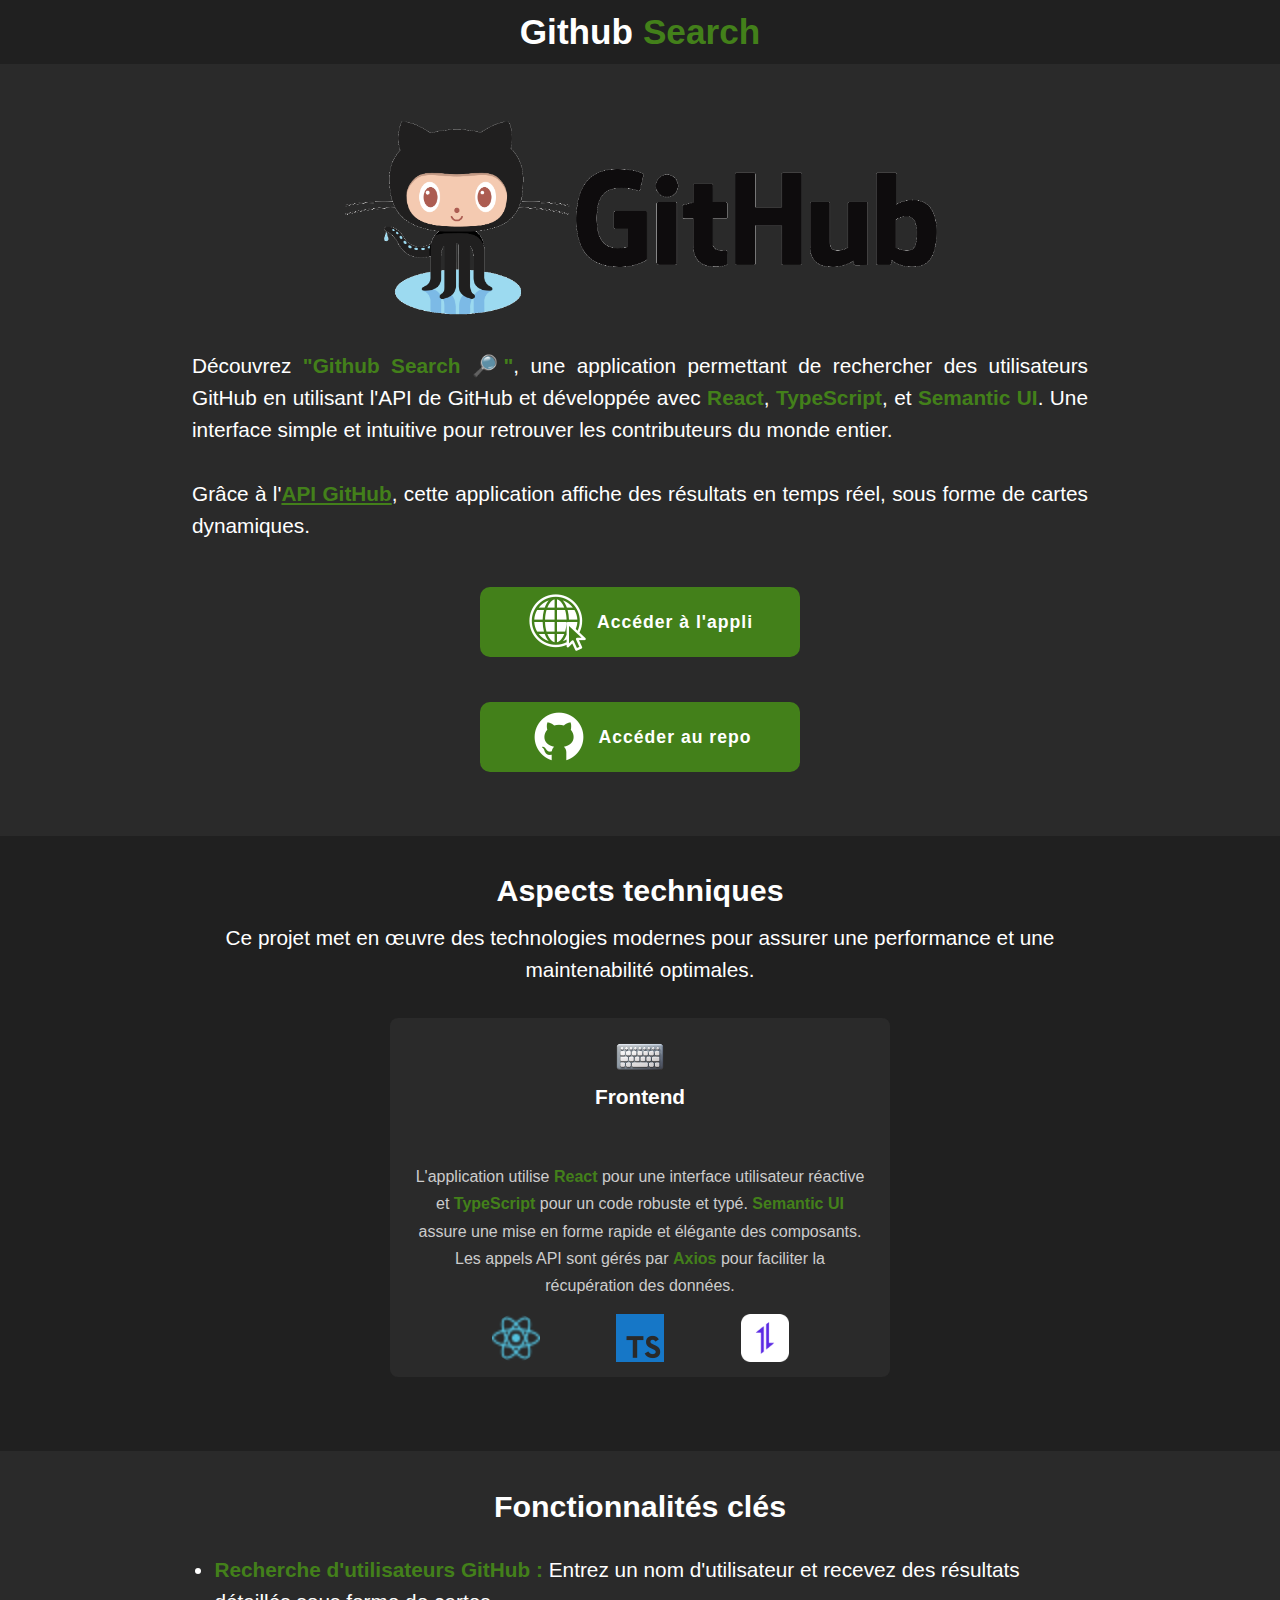
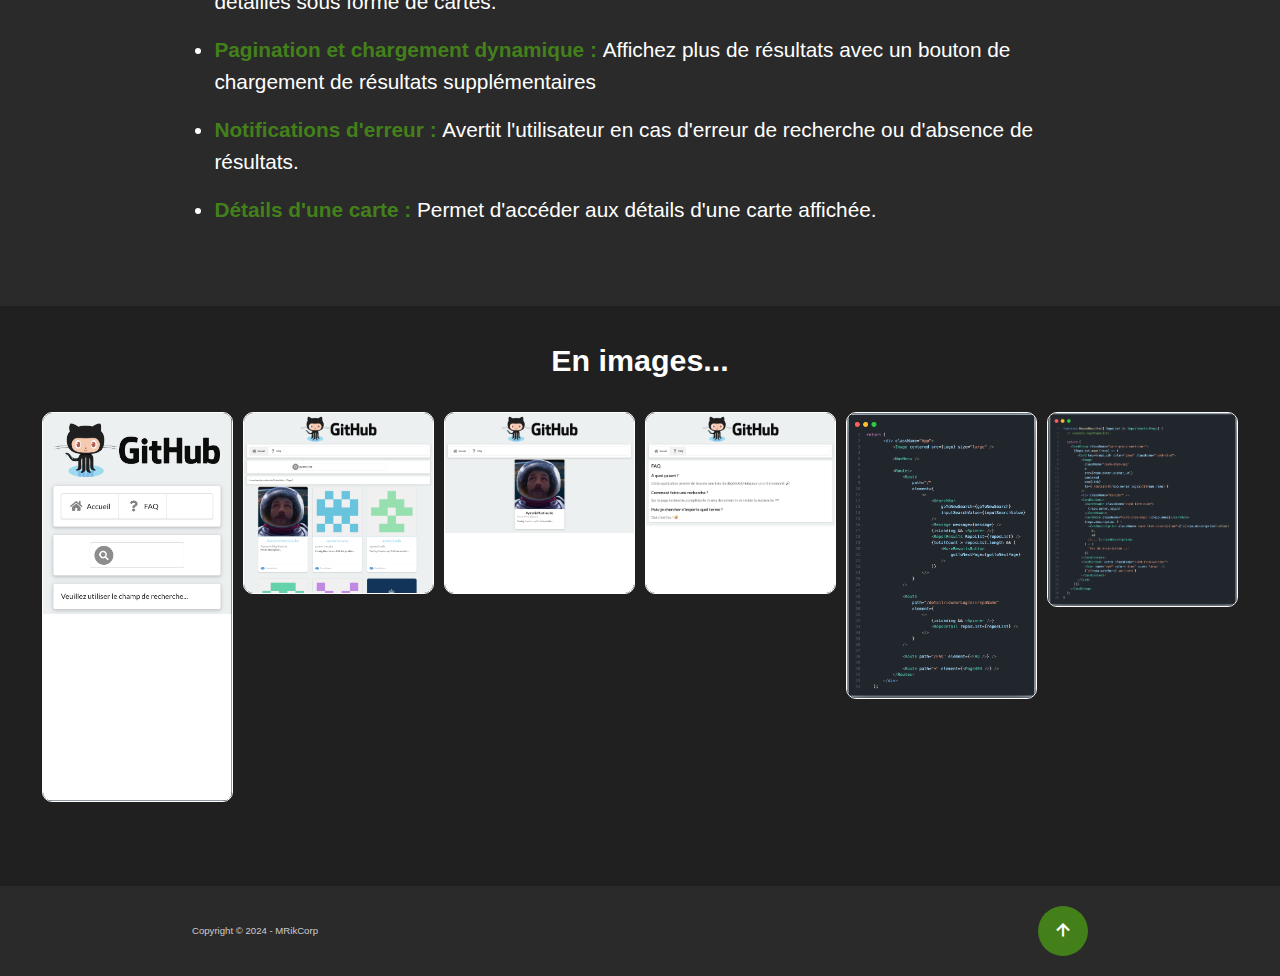
<file: projets/Github_search/index.html>
<!DOCTYPE html>
<html lang="fr">
    <head>
        <meta charset="UTF-8" />
        <meta name="viewport" content="width=device-width, initial-scale=1.0" />
        <title>Recherche Utilisateurs GitHub</title>
        <link
            href="https://unpkg.com/boxicons@2.1.4/css/boxicons.min.css"
            rel="stylesheet"
        />
        <link rel="stylesheet" href="./style.css" />
        <link rel="icon" type="image/png" href="./ico/favicon.ico" />
    </head>
    <body>
        <h1>Github <span>Search</span></h1>

        <!-- Section d'introduction -->
        <section class="projet-home_section" id="home">
            <img
                src="./img/Github-logo.png"
                alt="logo Recherche Utilisateurs GitHub"
                class="projet-home_logo"
            />
            <p>
                Découvrez <strong>"Github Search 🔎"</strong>, une application
                permettant de rechercher des utilisateurs GitHub en utilisant
                l'API de GitHub et développée avec <strong>React</strong>,
                <strong>TypeScript</strong>, et <strong>Semantic UI</strong>.
                Une interface simple et intuitive pour retrouver les
                contributeurs du monde entier.
            </p>
            <br />
            <p>
                Grâce à l'<strong
                    ><a
                        id="api"
                        href="https://docs.github.com/en/rest?apiVersion=2022-11-28"
                        target="_blank"
                        >API GitHub</a
                    ></strong
                >, cette application affiche des résultats en temps réel, sous
                forme de cartes dynamiques.
            </p>
            <div id="projet-file">
                <a
                    href="https://mrik-github-search.vercel.app/"
                    target="_blank"
                    class="btn"
                >
                    <img
                        class="icon"
                        src="../../ico/internet-50.png"
                        alt="logo accéder"
                    />
                    Accéder à l'appli</a
                >
            </div>
            <div id="projet-file">
                <a
                    href="https://github.com/AymericMartinache/Github_search.git"
                    target="_blank"
                    class="btn"
                >
                    <img
                        class="icon"
                        src="../../ico/github-60.png"
                        alt="logo GitHub"
                    />
                    Accéder au repo</a
                >
            </div>
        </section>

        <!-- Aspects techniques -->
        <section class="projet-tech_section">
            <h2>Aspects techniques</h2>
            <p>
                Ce projet met en œuvre des technologies modernes pour assurer
                une performance et une maintenabilité optimales.
            </p>
            <div class="service-content">
                <div class="box">
                    <div class="s-icons">
                        <img
                            class="bx-icon"
                            src="../../ico/clavier-94.png"
                            alt="Icone Clavier"
                        />
                        <h3>Frontend</h3>
                    </div>
                    <p>
                        L'application utilise <strong>React</strong> pour une
                        interface utilisateur réactive et
                        <strong>TypeScript</strong> pour un code robuste et
                        typé. <strong>Semantic UI</strong> assure une mise en
                        forme rapide et élégante des composants. Les appels API
                        sont gérés par <strong>Axios</strong> pour faciliter la
                        récupération des données.
                    </p>
                    <div class="icones-list">
                        <img
                            src="../../ico/react-24.png"
                            alt="icone React.js"
                            class="icone-item-next"
                        />
                        <img
                            src="../../ico/typescript-48.png"
                            alt="icone TypeScript"
                            class="icone-item"
                        />
                        <img
                            src="../../ico/axios-icone.png"
                            alt="icone Semantic UI"
                            class="icone-item"
                        />
                    </div>
                </div>
            </div>
        </section>

        <!-- Fonctionnalités clés -->
        <section class="projet-fonctionnalites_section">
            <h2>Fonctionnalités clés</h2>
            <ul>
                <li>
                    <strong>Recherche d'utilisateurs GitHub :</strong> Entrez un
                    nom d'utilisateur et recevez des résultats détaillés sous
                    forme de cartes.
                </li>
                <li>
                    <strong>Pagination et chargement dynamique : </strong>
                    Affichez plus de résultats avec un bouton de chargement de
                    résultats supplémentaires
                </li>
                <li>
                    <strong>Notifications d'erreur : </strong> Avertit
                    l'utilisateur en cas d'erreur de recherche ou d'absence de
                    résultats.
                </li>
                <li>
                    <strong>Détails d'une carte : </strong> Permet d'accéder aux
                    détails d'une carte affichée.
                </li>
            </ul>
        </section>

        <!-- Gallery -->
        <section class="projet-gallery_section">
            <h2>En images...</h2>
            <div class="gallery">
                <img
                    src="./img/img1.png"
                    alt="Image de recherche GitHub 1"
                    class="gallery-item"
                />
                <img
                    src="./img/img2.png"
                    alt="Image de recherche GitHub 2"
                    class="gallery-item"
                />
                <img
                    src="./img/img3.png"
                    alt="Image de recherche GitHub 3"
                    class="gallery-item"
                />
                <img
                    src="./img/img4.png"
                    alt="Image de recherche GitHub 3"
                    class="gallery-item"
                />
                <img
                    src="./img/img5.png"
                    alt="Image de recherche GitHub 3"
                    class="gallery-item"
                />
                <img
                    src="./img/img6.png"
                    alt="Image de recherche GitHub 3"
                    class="gallery-item"
                />
            </div>
            <div id="lightbox" class="lightbox">
                <span class="close">&times;</span>
                <img class="lightbox-content" id="lightboxImage" />
            </div>
        </section>

        <!-- Footer -->
        <section class="footer">
            <div class="footer-text">
                <p>Copyright © 2024 - MRikCorp</p>
            </div>
            <div class="top">
                <button onclick="scrollToTop()">
                    <i class="bx bx-up-arrow-alt"></i>
                </button>
            </div>
        </section>

        <script src="./script.js"></script>
    </body>
</html>
</file>
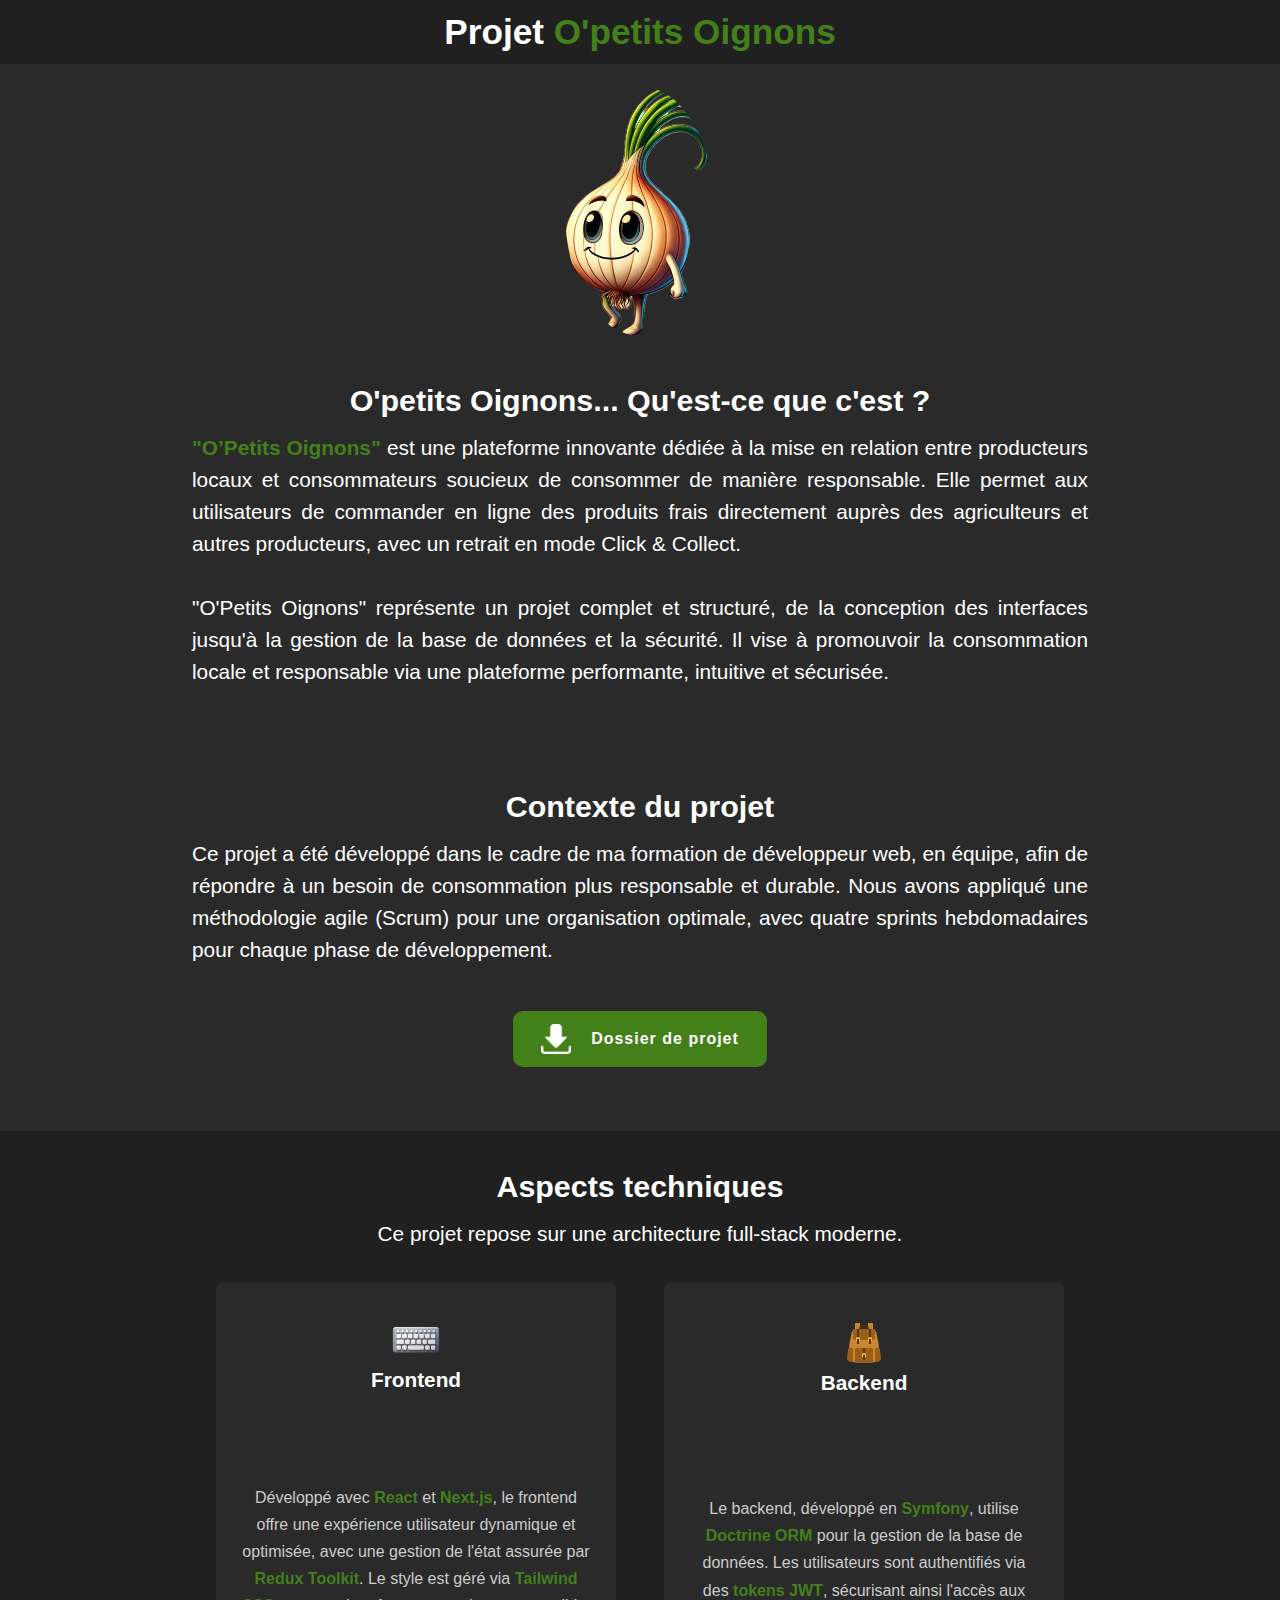
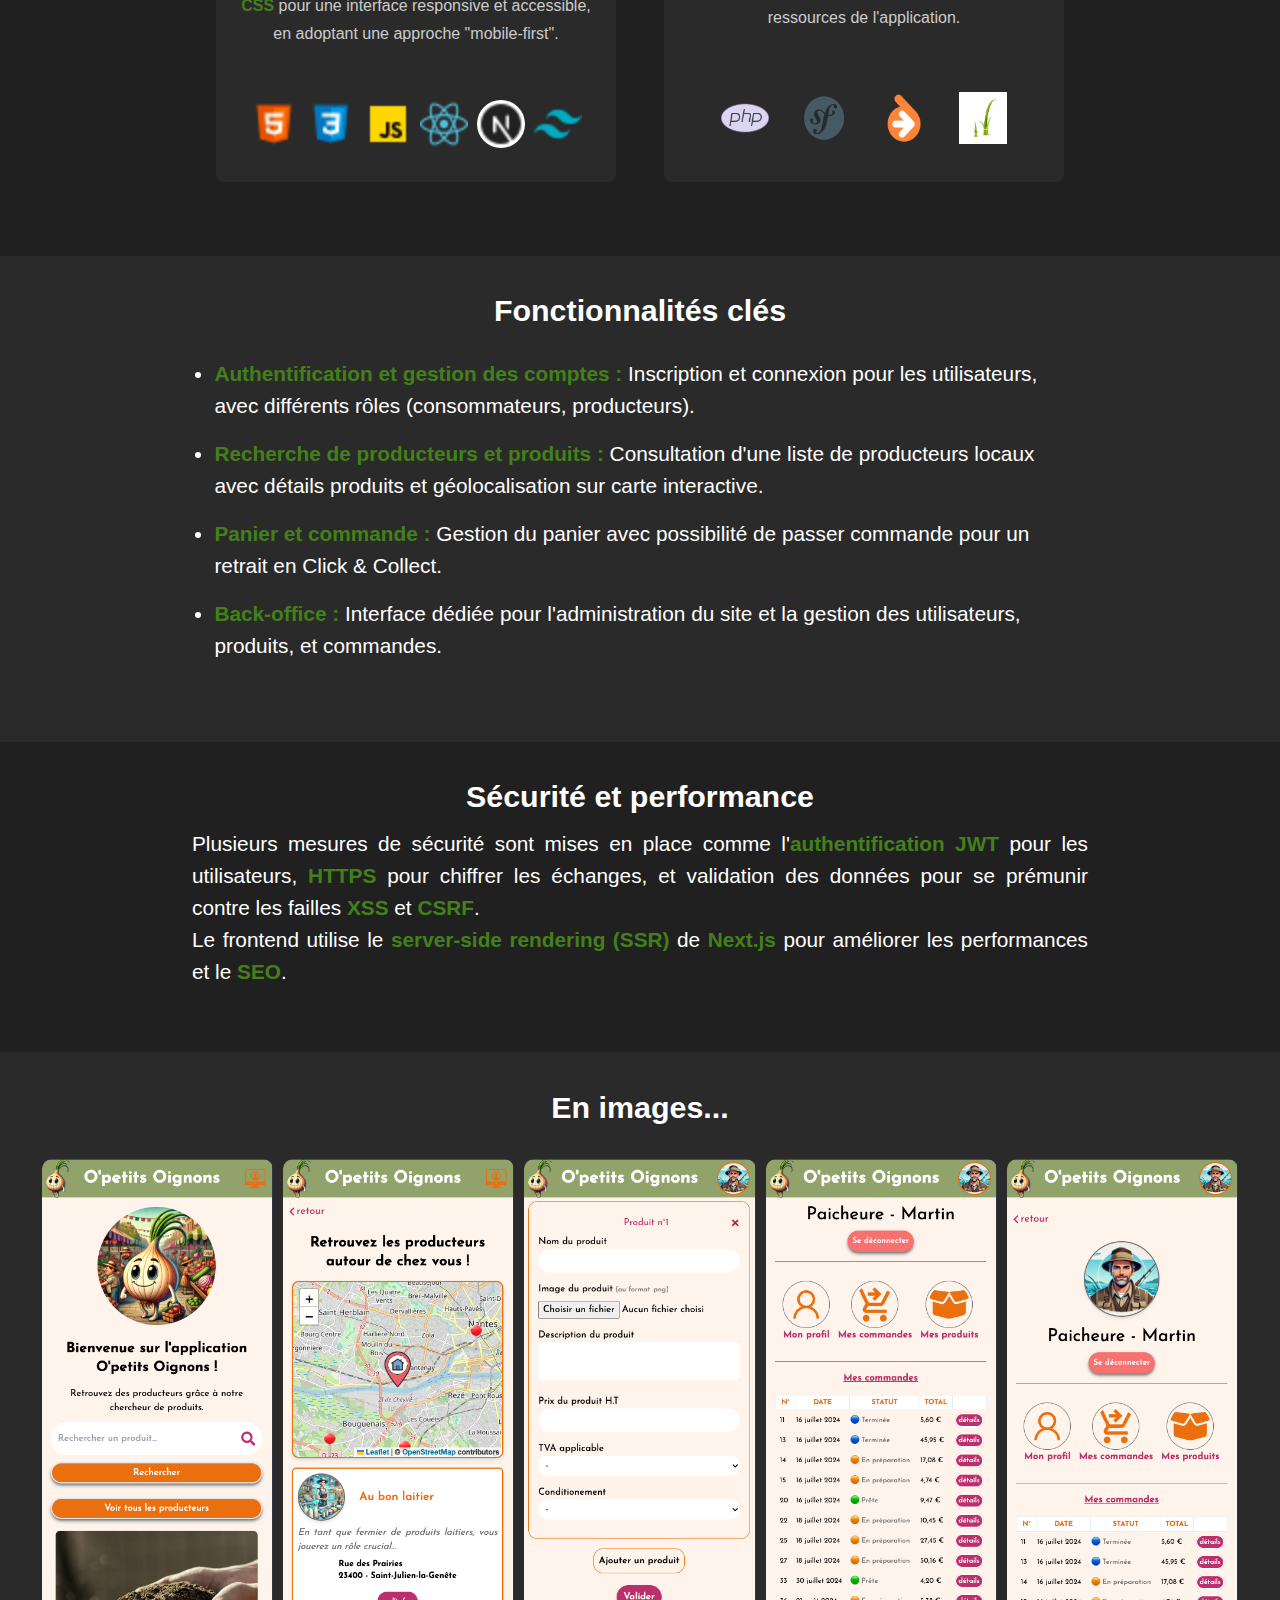
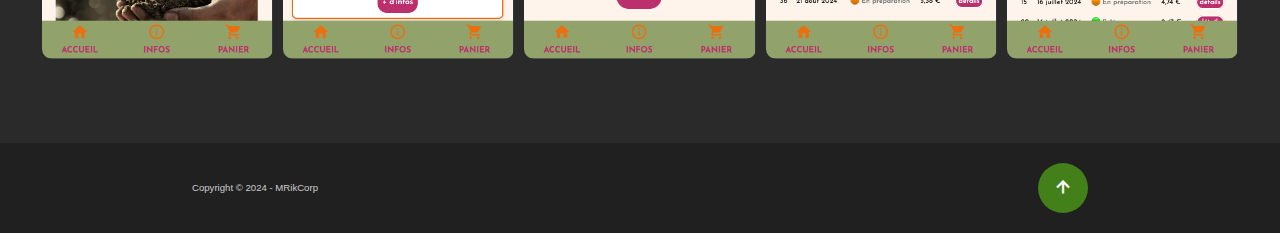
<file: projets/OPetitsOignons/index.html>
<!DOCTYPE html>
<html lang="fr">
    <head>
        <meta charset="UTF-8" />
        <meta name="viewport" content="width=device-width, initial-scale=1.0" />
        <title>O'petits Oignons</title>
        <link
            href="https://unpkg.com/boxicons@2.1.4/css/boxicons.min.css"
            rel="stylesheet"
        />
        <link rel="stylesheet" href="./style.css" />
        <link rel="icon" type="image/png" href="./ico/favicon.ico" />
    </head>
    <body>
        <h1>Projet <span>O'petits Oignons</span></h1>

        <!-- Section d'introduction -->
        <section class="projet-home_section" id="home">
            <img
                src="./img/Oignon-logo.png"
                alt="logo o'petits oignons"
                class="projet-home_logo"
            />
            <h2>O'petits Oignons... Qu'est-ce que c'est ?</h2>
            <p>
                <strong>"O’Petits Oignons"</strong> est une plateforme innovante
                dédiée à la mise en relation entre producteurs locaux et
                consommateurs soucieux de consommer de manière responsable. Elle
                permet aux utilisateurs de commander en ligne des produits frais
                directement auprès des agriculteurs et autres producteurs, avec
                un retrait en mode Click & Collect.
            </p>
            <br />
            <p>
                "O'Petits Oignons" représente un projet complet et structuré, de
                la conception des interfaces jusqu'à la gestion de la base de
                données et la sécurité. Il vise à promouvoir la consommation
                locale et responsable via une plateforme performante, intuitive
                et sécurisée.
            </p>
        </section>

        <!-- Contexte du projet -->
        <section class="projet-contexte_section">
            <h2>Contexte du projet</h2>
            <p>
                Ce projet a été développé dans le cadre de ma formation de
                développeur web, en équipe, afin de répondre à un besoin de
                consommation plus responsable et durable. Nous avons appliqué
                une méthodologie agile (Scrum) pour une organisation optimale,
                avec quatre sprints hebdomadaires pour chaque phase de
                développement.
            </p>
            <div id="projet-file">
                <a
                    href="../../docs/Dossier_projet.pdf"
                    target="_blank"
                    class="btn"
                >
                    <img
                        class="bx-icon"
                        src="../../ico/download-24.png"
                        alt="logo télécharger"
                    />
                    Dossier de projet</a
                >
            </div>
        </section>

        <!-- Aspects techniques -->
        <section class="projet-tech_section">
            <h2>Aspects techniques</h2>
            <p>Ce projet repose sur une architecture full-stack moderne.</p>
            <div class="service-content">
                <div class="box">
                    <div class="s-icons">
                        <img
                            class="bx-icon"
                            src="../../ico/clavier-94.png"
                            alt="Icone Clavier"
                        />
                        <h3>Frontend</h3>
                    </div>
                    <p>
                        Développé avec <strong>React</strong> et
                        <strong>Next.js</strong>, le frontend offre une
                        expérience utilisateur dynamique et optimisée, avec une
                        gestion de l'état assurée par
                        <strong>Redux Toolkit</strong>. Le style est géré via
                        <strong>Tailwind CSS</strong> pour une interface
                        responsive et accessible, en adoptant une approche
                        "mobile-first".
                    </p>
                    <div class="icones-list">
                        <img
                            src="../../ico/html-24.png"
                            alt=""
                            class="icone-item"
                        />
                        <img
                            src="../../ico/css-24.png"
                            alt=""
                            class="icone-item"
                        />
                        <img
                            src="../../ico/javascript-24.png"
                            alt=""
                            class="icone-item"
                        />
                        <img
                            src="../../ico/react-24.png    "
                            alt=""
                            class="icone-item"
                        />
                        <img
                            src="../../ico/NextJS-24.png"
                            alt=""
                            class="icone-item"
                            style="border-radius: 50%"
                        />
                        <img
                            src="../../ico/Tailwind-24.png"
                            alt=""
                            class="icone-item"
                        />
                    </div>
                </div>
                <div class="box">
                    <div class="s-icons">
                        <img
                            class="bx-icon"
                            src="../../ico/sac.png"
                            alt="Icone Clavier"
                        />
                        <h3>Backend</h3>
                    </div>
                    <p>
                        Le backend, développé en <strong>Symfony</strong>,
                        utilise <strong>Doctrine ORM</strong> pour la gestion de
                        la base de données. Les utilisateurs sont authentifiés
                        via des <strong>tokens JWT</strong>, sécurisant ainsi
                        l'accès aux ressources de l'application.
                    </p>

                    <div class="icones-list">
                        <img
                            src="../../ico/php-80.png"
                            alt=""
                            class="icone-item"
                        />
                        <img
                            src="../../ico/symfony-96.png"
                            alt=""
                            class="icone-item"
                        />
                        <img
                            src="../../ico/Doctrine.png"
                            alt=""
                            class="icone-item"
                        />
                        <img
                            src="../../ico//twig - Petite.png"
                            alt=""
                            class="icone-item"
                        />
                    </div>
                </div>
            </div>
        </section>

        <!-- Fonctionnalités clés -->
        <section class="projet-fonctionnalites_section">
            <h2>Fonctionnalités clés</h2>
            <ul>
                <li>
                    <strong>Authentification et gestion des comptes :</strong>
                    Inscription et connexion pour les utilisateurs, avec
                    différents rôles (consommateurs, producteurs).
                </li>
                <li>
                    <strong>Recherche de producteurs et produits :</strong>
                    Consultation d'une liste de producteurs locaux avec détails
                    produits et géolocalisation sur carte interactive.
                </li>
                <li>
                    <strong>Panier et commande :</strong> Gestion du panier avec
                    possibilité de passer commande pour un retrait en Click &
                    Collect.
                </li>
                <li>
                    <strong>Back-office :</strong> Interface dédiée pour
                    l'administration du site et la gestion des utilisateurs,
                    produits, et commandes.
                </li>
            </ul>
        </section>

        <!-- Sécurité et performances -->
        <section class="projet-securite_section">
            <h2>Sécurité et performance</h2>
            <p>
                Plusieurs mesures de sécurité sont mises en place comme
                l'<strong>authentification JWT</strong> pour les utilisateurs,
                <strong>HTTPS</strong> pour chiffrer les échanges, et validation
                des données pour se prémunir contre les failles
                <strong>XSS</strong> et <strong>CSRF</strong>.
            </p>
            <p>
                Le frontend utilise le
                <strong>server-side rendering (SSR)</strong> de
                <strong>Next.js</strong>
                pour améliorer les performances et le <strong>SEO</strong>.
            </p>
        </section>

        <!-- Gallery -->
        <section class="projet-gallery_section">
            <h2>En images...</h2>
            <div class="gallery">
                <img src="./img/img1.png" alt="Image 1" class="gallery-item" />
                <img src="./img/img2.png" alt="Image 2" class="gallery-item" />
                <img src="./img/img3.png" alt="Image 3" class="gallery-item" />
                <img src="./img/img4.png" alt="Image 4" class="gallery-item" />
                <img src="./img/img5.png" alt="Image 5" class="gallery-item" />
            </div>

            <div id="lightbox" class="lightbox">
                <span class="close">&times;</span>
                <img class="lightbox-content" id="lightboxImage" />
            </div>
        </section>

        <!-- Footer -->
        <section class="footer">
            <div class="footer-text">
                <p>Copyright © 2024 - MRikCorp</p>
            </div>
            <div class="top">
                <button onclick="scrollToTop()">
                    <i class="bx bx-up-arrow-alt"></i>
                </button>
            </div>
        </section>

        <script src="./script.js"></script>
    </body>
</html>
</file>
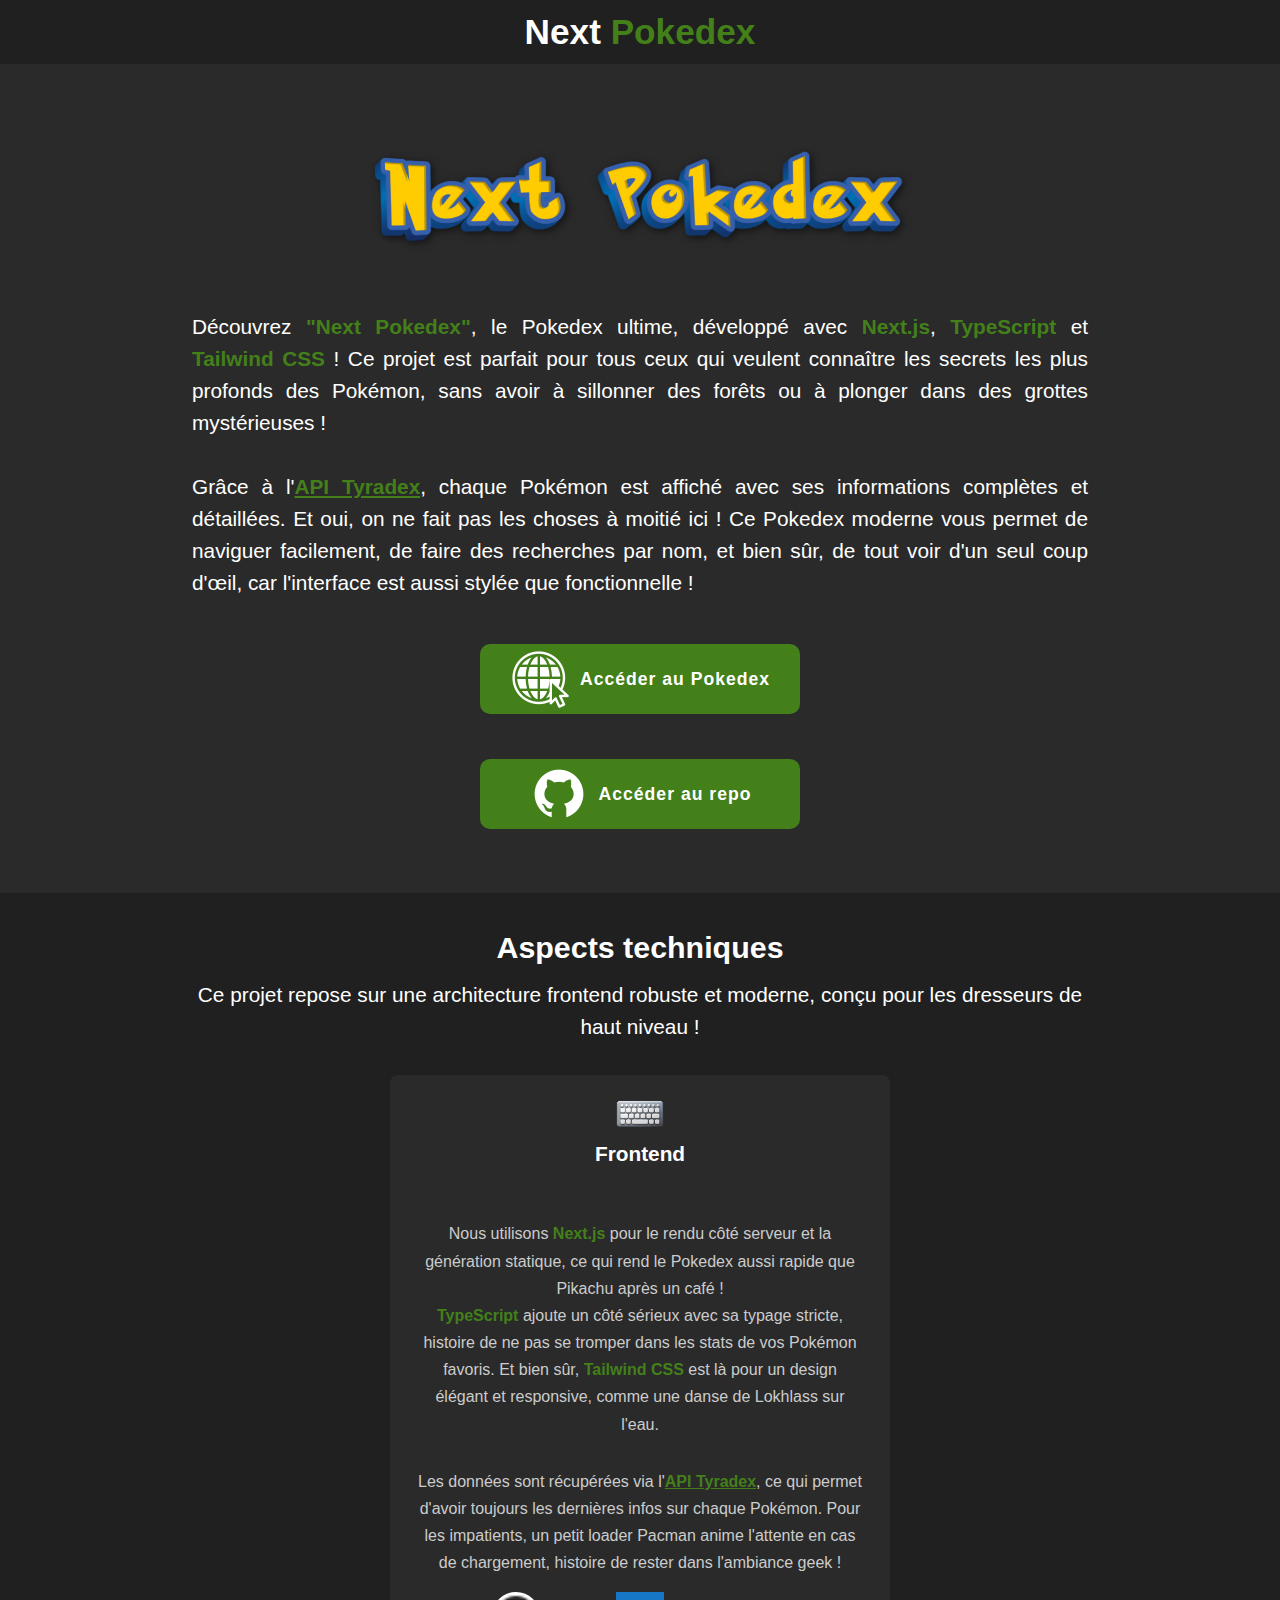
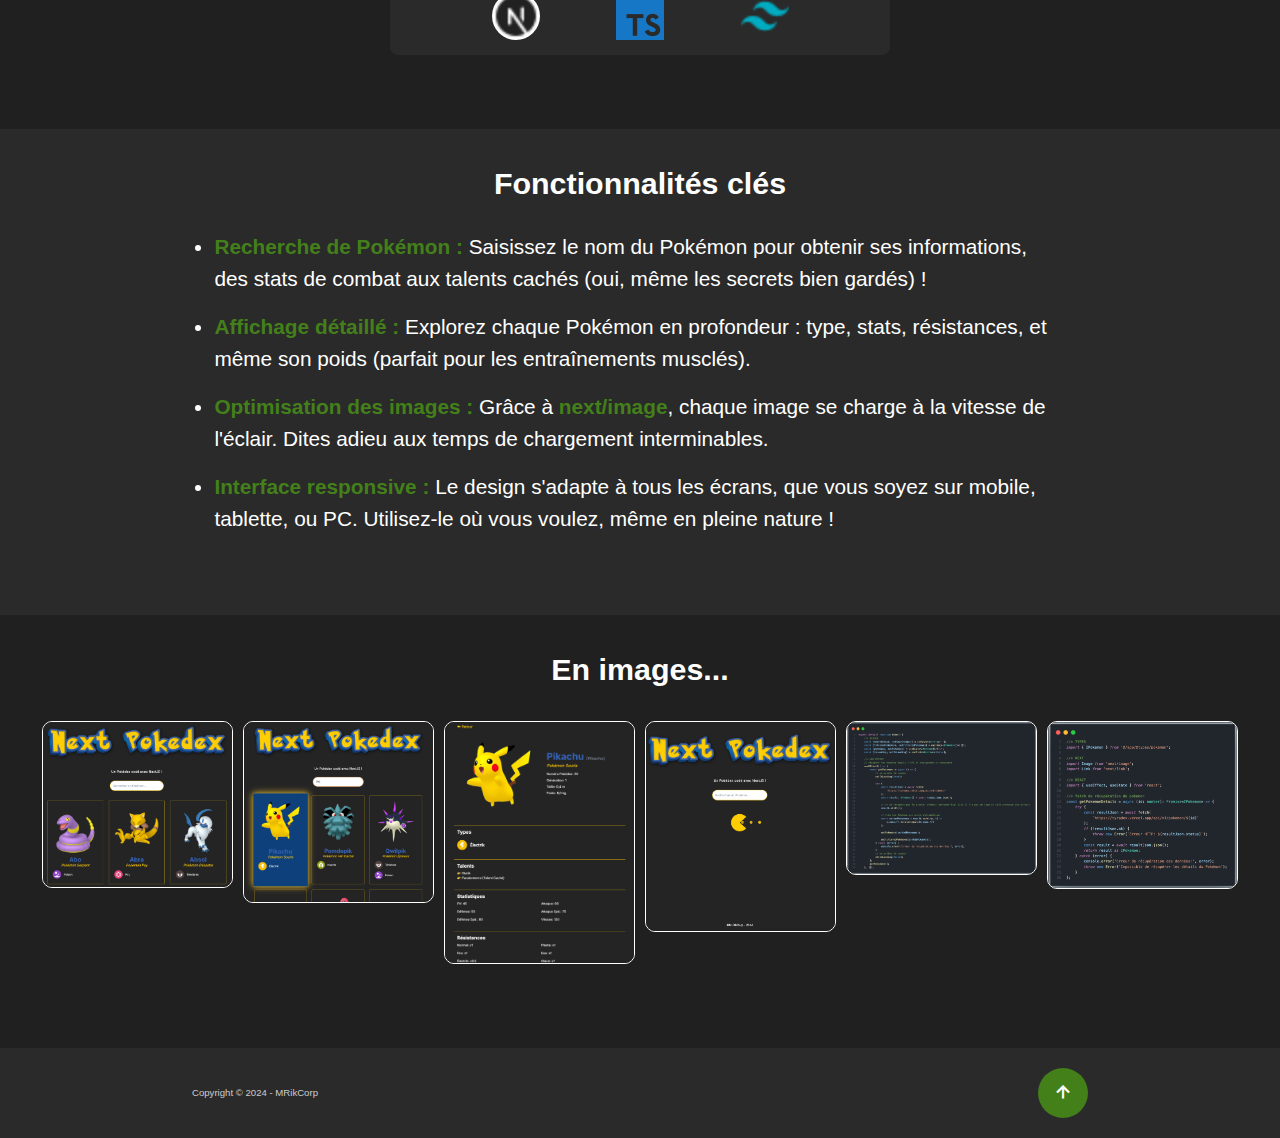
<file: projets/Pokedex/index.html>
<!DOCTYPE html>
<html lang="fr">
    <head>
        <meta charset="UTF-8" />
        <meta name="viewport" content="width=device-width, initial-scale=1.0" />
        <title>Pokedex with Next.js</title>
        <link
            href="https://unpkg.com/boxicons@2.1.4/css/boxicons.min.css"
            rel="stylesheet"
        />
        <link rel="stylesheet" href="./style.css" />
        <link rel="icon" type="image/png" href="./ico/favicon.ico" />
    </head>
    <body>
        <h1>Next <span>Pokedex</span></h1>

        <!-- Section d'introduction -->
        <section class="projet-home_section" id="home">
            <img
                src="./img/Next-Pokedex.png"
                alt="logo Pokedex"
                class="projet-home_logo"
            />
            <p>
                Découvrez <strong>"Next Pokedex"</strong>, le Pokedex ultime,
                développé avec <strong>Next.js</strong>,
                <strong>TypeScript</strong> et <strong>Tailwind CSS</strong> !
                Ce projet est parfait pour tous ceux qui veulent connaître les
                secrets les plus profonds des Pokémon, sans avoir à sillonner
                des forêts ou à plonger dans des grottes mystérieuses !
            </p>
            <br />
            <p>
                Grâce à l'<strong
                    ><a id="api" href="https://tyradex.tech/" target="_blank"
                        >API Tyradex</a
                    ></strong
                >, chaque Pokémon est affiché avec ses informations complètes et
                détaillées. Et oui, on ne fait pas les choses à moitié ici ! Ce
                Pokedex moderne vous permet de naviguer facilement, de faire des
                recherches par nom, et bien sûr, de tout voir d'un seul coup
                d'œil, car l'interface est aussi stylée que fonctionnelle !
            </p>
            <div id="projet-file">
                <a
                    href="https://mrik-pokedex-with-next.vercel.app/"
                    target="_blank"
                    class="btn"
                >
                    <img
                        class="icon"
                        src="../../ico/internet-50.png"
                        alt="logo accéder"
                    />
                    Accéder au Pokedex</a
                >
            </div>
            <div id="projet-file">
                <a
                    href="https://github.com/AymericMartinache/Pokedex_with_Next.git"
                    target="_blank"
                    class="btn"
                >
                    <img
                        class="icon"
                        src="../../ico/github-60.png"
                        alt="logo GitHub"
                    />
                    Accéder au repo</a
                >
            </div>
        </section>

        <!-- Aspects techniques -->
        <section class="projet-tech_section">
            <h2>Aspects techniques</h2>
            <p>
                Ce projet repose sur une architecture frontend robuste et
                moderne, conçu pour les dresseurs de haut niveau !
            </p>
            <div class="service-content">
                <div class="box">
                    <div class="s-icons">
                        <img
                            class="bx-icon"
                            src="../../ico/clavier-94.png"
                            alt="Icone Clavier"
                        />
                        <h3>Frontend</h3>
                    </div>
                    <p>
                        Nous utilisons <strong>Next.js</strong> pour le rendu
                        côté serveur et la génération statique, ce qui rend le
                        Pokedex aussi rapide que Pikachu après un café ! <br />
                        <strong>TypeScript</strong> ajoute un côté sérieux avec
                        sa typage stricte, histoire de ne pas se tromper dans
                        les stats de vos Pokémon favoris. Et bien sûr,
                        <strong>Tailwind CSS</strong> est là pour un design
                        élégant et responsive, comme une danse de Lokhlass sur
                        l'eau.
                    </p>
                    <p>
                        Les données sont récupérées via l'<strong
                            ><a
                                id="api"
                                href="https://tyradex.tech/"
                                target="_blank"
                                >API Tyradex</a
                            ></strong
                        >, ce qui permet d'avoir toujours les dernières infos
                        sur chaque Pokémon. Pour les impatients, un petit loader
                        Pacman anime l'attente en cas de chargement, histoire de
                        rester dans l'ambiance geek !
                    </p>
                    <div class="icones-list">
                        <img
                            src="../../ico/NextJS-24.png"
                            alt="icone Next.js"
                            class="icone-item-next"
                        />
                        <img
                            src="../../ico/typescript-48.png"
                            alt="icone Tailwind"
                            class="icone-item"
                        />
                        <img
                            src="../../ico/Tailwind-24.png"
                            alt="icone TypeScript"
                            class="icone-item"
                        />
                    </div>
                </div>
            </div>
        </section>

        <!-- Fonctionnalités clés -->
        <section class="projet-fonctionnalites_section">
            <h2>Fonctionnalités clés</h2>
            <ul>
                <li>
                    <strong>Recherche de Pokémon :</strong> Saisissez le nom du
                    Pokémon pour obtenir ses informations, des stats de combat
                    aux talents cachés (oui, même les secrets bien gardés) !
                </li>
                <li>
                    <strong>Affichage détaillé :</strong> Explorez chaque
                    Pokémon en profondeur : type, stats, résistances, et même
                    son poids (parfait pour les entraînements musclés).
                </li>
                <li>
                    <strong>Optimisation des images :</strong> Grâce à
                    <strong>next/image</strong>, chaque image se charge à la
                    vitesse de l'éclair. Dites adieu aux temps de chargement
                    interminables.
                </li>
                <li>
                    <strong>Interface responsive :</strong> Le design s'adapte à
                    tous les écrans, que vous soyez sur mobile, tablette, ou PC.
                    Utilisez-le où vous voulez, même en pleine nature !
                </li>
            </ul>
        </section>

        <!-- Gallery -->
        <section class="projet-gallery_section">
            <h2>En images...</h2>
            <div class="gallery">
                <img
                    src="./img/img1.png"
                    alt="Image Pokedex 1"
                    class="gallery-item"
                />
                <img
                    src="./img/img2.png"
                    alt="Image Pokedex 2"
                    class="gallery-item"
                />
                <img
                    src="./img/img3.png"
                    alt="Image Pokedex 3"
                    class="gallery-item"
                />
                <img
                    src="./img/img4.png"
                    alt="Image Pokedex 3"
                    class="gallery-item"
                />
                <img
                    src="./img/img5.png"
                    alt="Image Pokedex 3"
                    class="gallery-item"
                />
                <img
                    src="./img/img6.png"
                    alt="Image Pokedex 3"
                    class="gallery-item"
                />
            </div>
            <div id="lightbox" class="lightbox">
                <span class="close">&times;</span>
                <img class="lightbox-content" id="lightboxImage" />
            </div>
        </section>

        <!-- Footer -->
        <section class="footer">
            <div class="footer-text">
                <p>Copyright © 2024 - MRikCorp</p>
            </div>
            <div class="top">
                <button onclick="scrollToTop()">
                    <i class="bx bx-up-arrow-alt"></i>
                </button>
            </div>
        </section>

        <script src="./script.js"></script>
    </body>
</html>
</file>
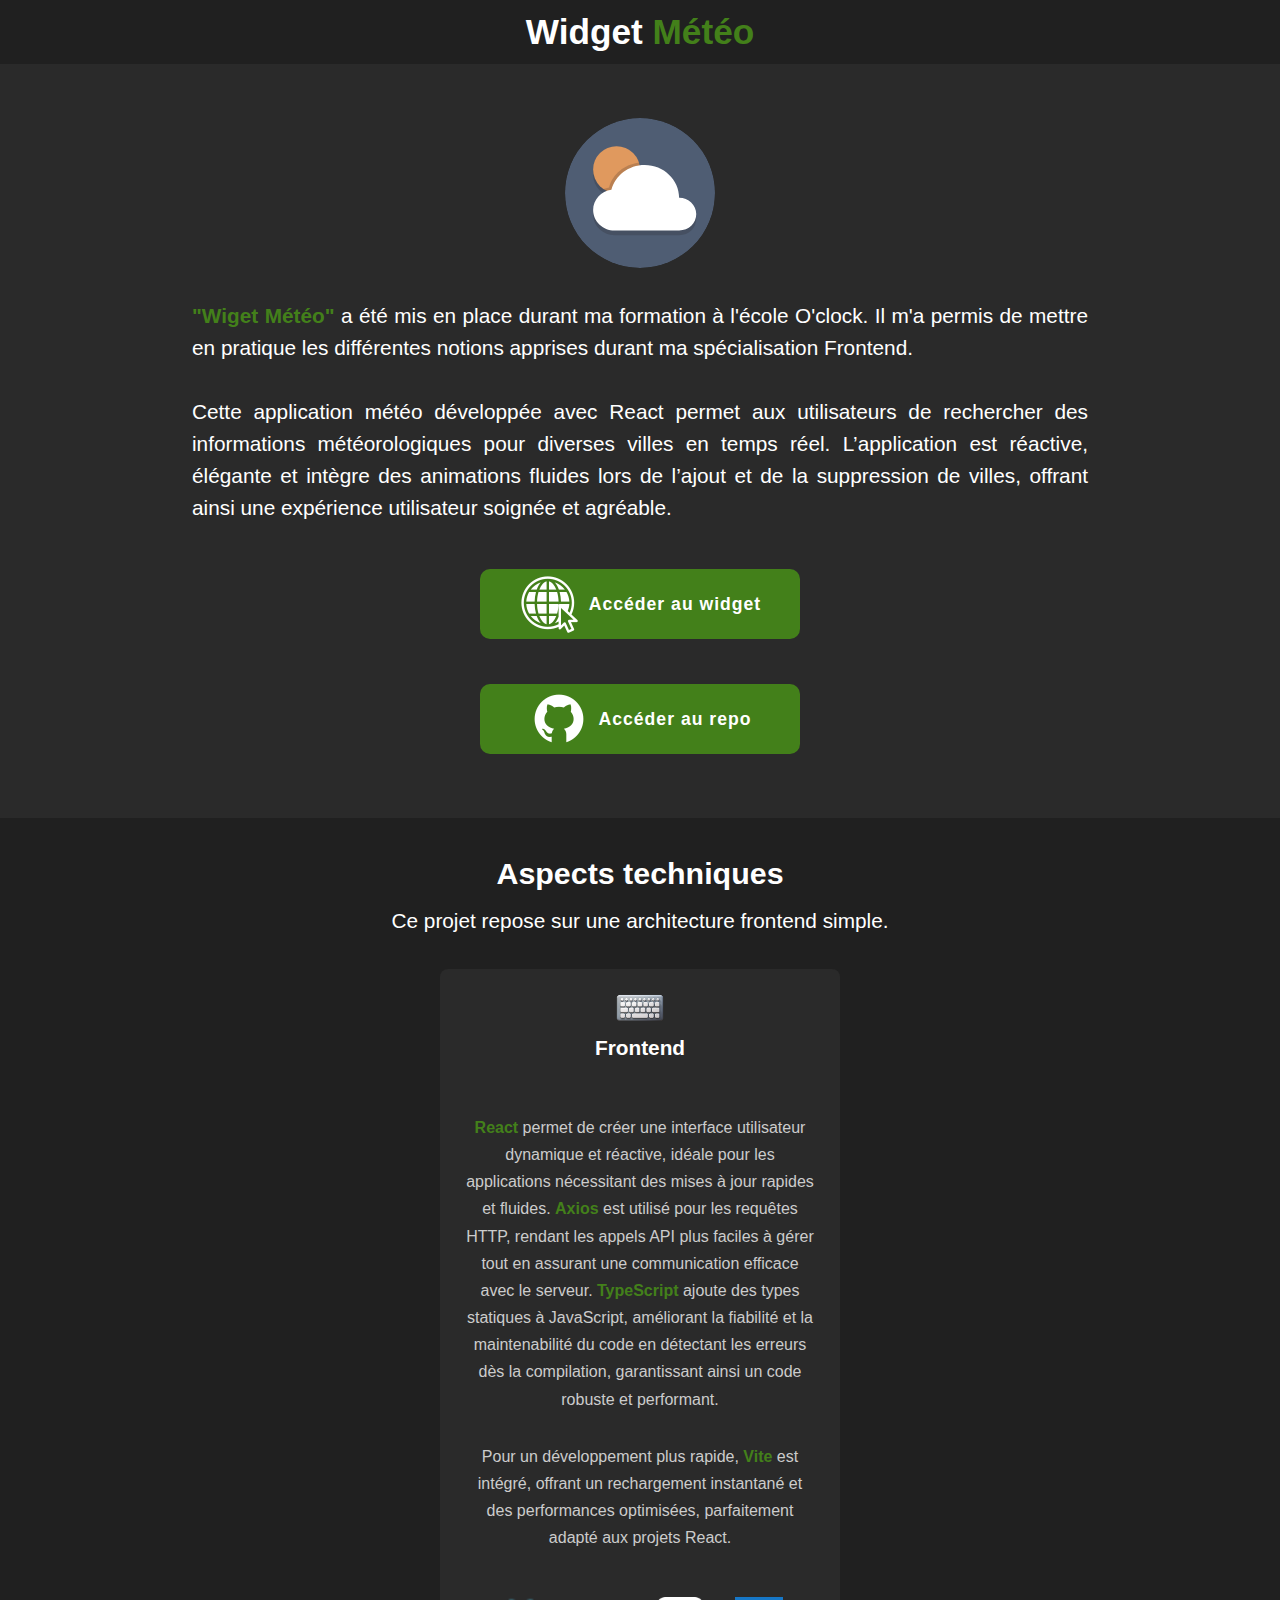
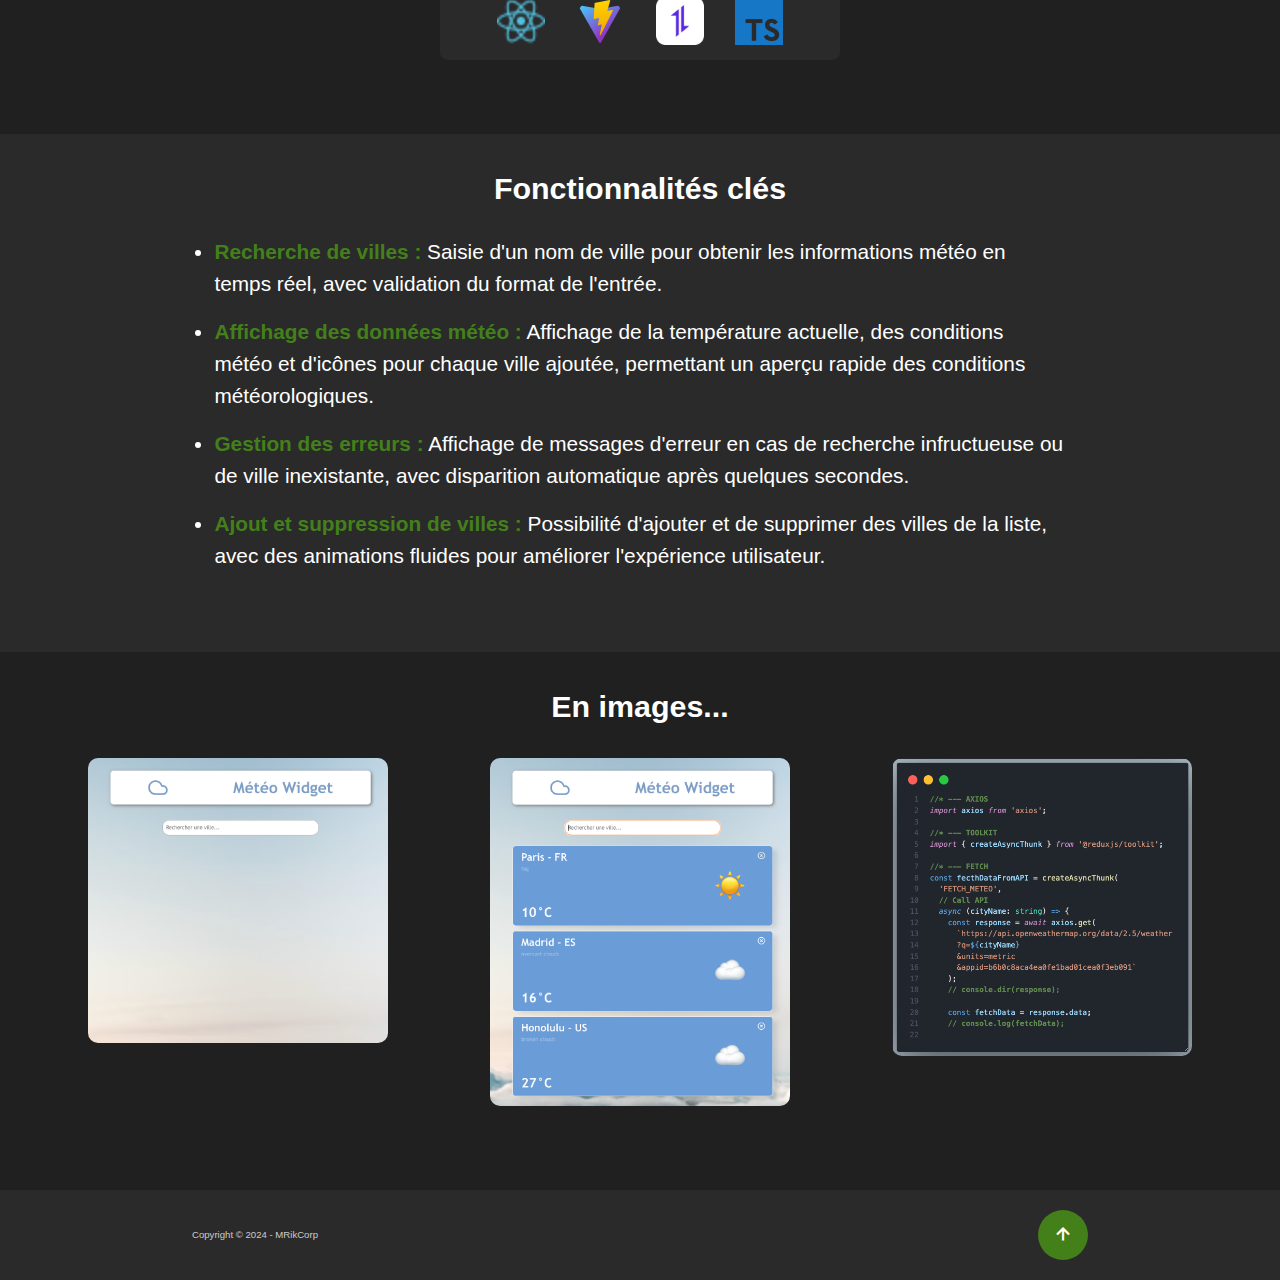
<file: projets/WidgetMeteo/index.html>
<!DOCTYPE html>
<html lang="fr">
    <head>
        <meta charset="UTF-8" />
        <meta name="viewport" content="width=device-width, initial-scale=1.0" />
        <title>Widget Météo</title>
        <link
            href="https://unpkg.com/boxicons@2.1.4/css/boxicons.min.css"
            rel="stylesheet"
        />
        <link rel="stylesheet" href="./style.css" />
        <link rel="icon" type="image/png" href="./ico/favicon.ico" />
    </head>
    <body>
        <h1>Widget <span>Météo</span></h1>

        <!-- Section d'introduction -->
        <section class="projet-home_section" id="home">
            <img
                src="./img/weather-icone.svg"
                alt="logo o'petits oignons"
                class="projet-home_logo"
            />
            <p>
                <strong>"Wiget Météo"</strong> a été mis en place durant ma
                formation à l'école O'clock. Il m'a permis de mettre en pratique
                les différentes notions apprises durant ma spécialisation
                Frontend.
            </p>
            <br />
            <p>
                Cette application météo développée avec React permet aux
                utilisateurs de rechercher des informations météorologiques pour
                diverses villes en temps réel. L’application est réactive,
                élégante et intègre des animations fluides lors de l’ajout et de
                la suppression de villes, offrant ainsi une expérience
                utilisateur soignée et agréable.
            </p>
            <div id="projet-file">
                <a
                    href="https://mrik-meteowidget.vercel.app/"
                    target="_blank"
                    class="btn"
                >
                    <img
                        class="icon"
                        src="../../ico/internet-50.png"
                        alt="logo télécharger"
                    />
                    Accéder au widget</a
                >
            </div>
            <div id="projet-file">
                <a
                    href="https://github.com/AymericMartinache/MeteoWidget.git"
                    target="_blank"
                    class="btn"
                >
                    <img
                        class="icon"
                        src="../../ico/github-60.png"
                        alt="logo télécharger"
                    />
                    Accéder au repo</a
                >
            </div>
        </section>

        <!-- Aspects techniques -->
        <section class="projet-tech_section">
            <h2>Aspects techniques</h2>
            <p>Ce projet repose sur une architecture frontend simple.</p>
            <div class="service-content">
                <div class="box">
                    <div class="s-icons">
                        <img
                            class="bx-icon"
                            src="../../ico/clavier-94.png"
                            alt="Icone Clavier"
                        />
                        <h3>Frontend</h3>
                    </div>

                    <p>
                        <strong>React</strong> permet de créer une interface
                        utilisateur dynamique et réactive, idéale pour les
                        applications nécessitant des mises à jour rapides et
                        fluides. <strong>Axios</strong> est utilisé pour les
                        requêtes HTTP, rendant les appels API plus faciles à
                        gérer tout en assurant une communication efficace avec
                        le serveur. <strong>TypeScript</strong> ajoute des types
                        statiques à JavaScript, améliorant la fiabilité et la
                        maintenabilité du code en détectant les erreurs dès la
                        compilation, garantissant ainsi un code robuste et
                        performant.
                    </p>

                    <p>
                        Pour un développement plus rapide,
                        <strong>Vite</strong> est intégré, offrant un
                        rechargement instantané et des performances optimisées,
                        parfaitement adapté aux projets React.
                    </p>

                    <p></p>
                    <div class="icones-list">
                        <img
                            src="../../ico/react-24.png    "
                            alt="icone REACT"
                            class="icone-item"
                        />
                        <img
                            src="../../ico/vite-48.png"
                            alt="icone Vite"
                            class="icone-item"
                            style="border-radius: 50%"
                        />
                        <img
                            src="../../ico/axios-icone.png"
                            alt="icone Axios"
                            class="icone-item"
                        />
                        <img
                            src="../../ico/typescript-48.png"
                            alt="icone TypeScript"
                            class="icone-item"
                        />
                    </div>
                </div>
            </div>
        </section>

        <!-- Fonctionnalités clés -->
        <section class="projet-fonctionnalites_section">
            <h2>Fonctionnalités clés</h2>
            <ul>
                <li>
                    <strong>Recherche de villes :</strong>
                    Saisie d'un nom de ville pour obtenir les informations météo
                    en temps réel, avec validation du format de l'entrée.
                </li>
                <li>
                    <strong>Affichage des données météo :</strong>
                    Affichage de la température actuelle, des conditions météo
                    et d'icônes pour chaque ville ajoutée, permettant un aperçu
                    rapide des conditions météorologiques.
                </li>
                <li>
                    <strong>Gestion des erreurs :</strong>
                    Affichage de messages d'erreur en cas de recherche
                    infructueuse ou de ville inexistante, avec disparition
                    automatique après quelques secondes.
                </li>
                <li>
                    <strong>Ajout et suppression de villes :</strong>
                    Possibilité d'ajouter et de supprimer des villes de la
                    liste, avec des animations fluides pour améliorer
                    l'expérience utilisateur.
                </li>
            </ul>
        </section>

        <!-- Gallery -->
        <section class="projet-gallery_section">
            <h2>En images...</h2>
            <div class="gallery">
                <img src="./img/img1.png" alt="Image 1" class="gallery-item" />
                <img src="./img/img2.png" alt="Image 2" class="gallery-item" />
                <img src="./img/img3.png" alt="Image 3" class="gallery-item" />
            </div>

            <div id="lightbox" class="lightbox">
                <span class="close">&times;</span>
                <img class="lightbox-content" id="lightboxImage" />
            </div>
        </section>

        <!-- Footer -->
        <section class="footer">
            <div class="footer-text">
                <p>Copyright © 2024 - MRikCorp</p>
            </div>
            <div class="top">
                <button onclick="scrollToTop()">
                    <i class="bx bx-up-arrow-alt"></i>
                </button>
            </div>
        </section>

        <script src="./script.js"></script>
    </body>
</html>
</file>
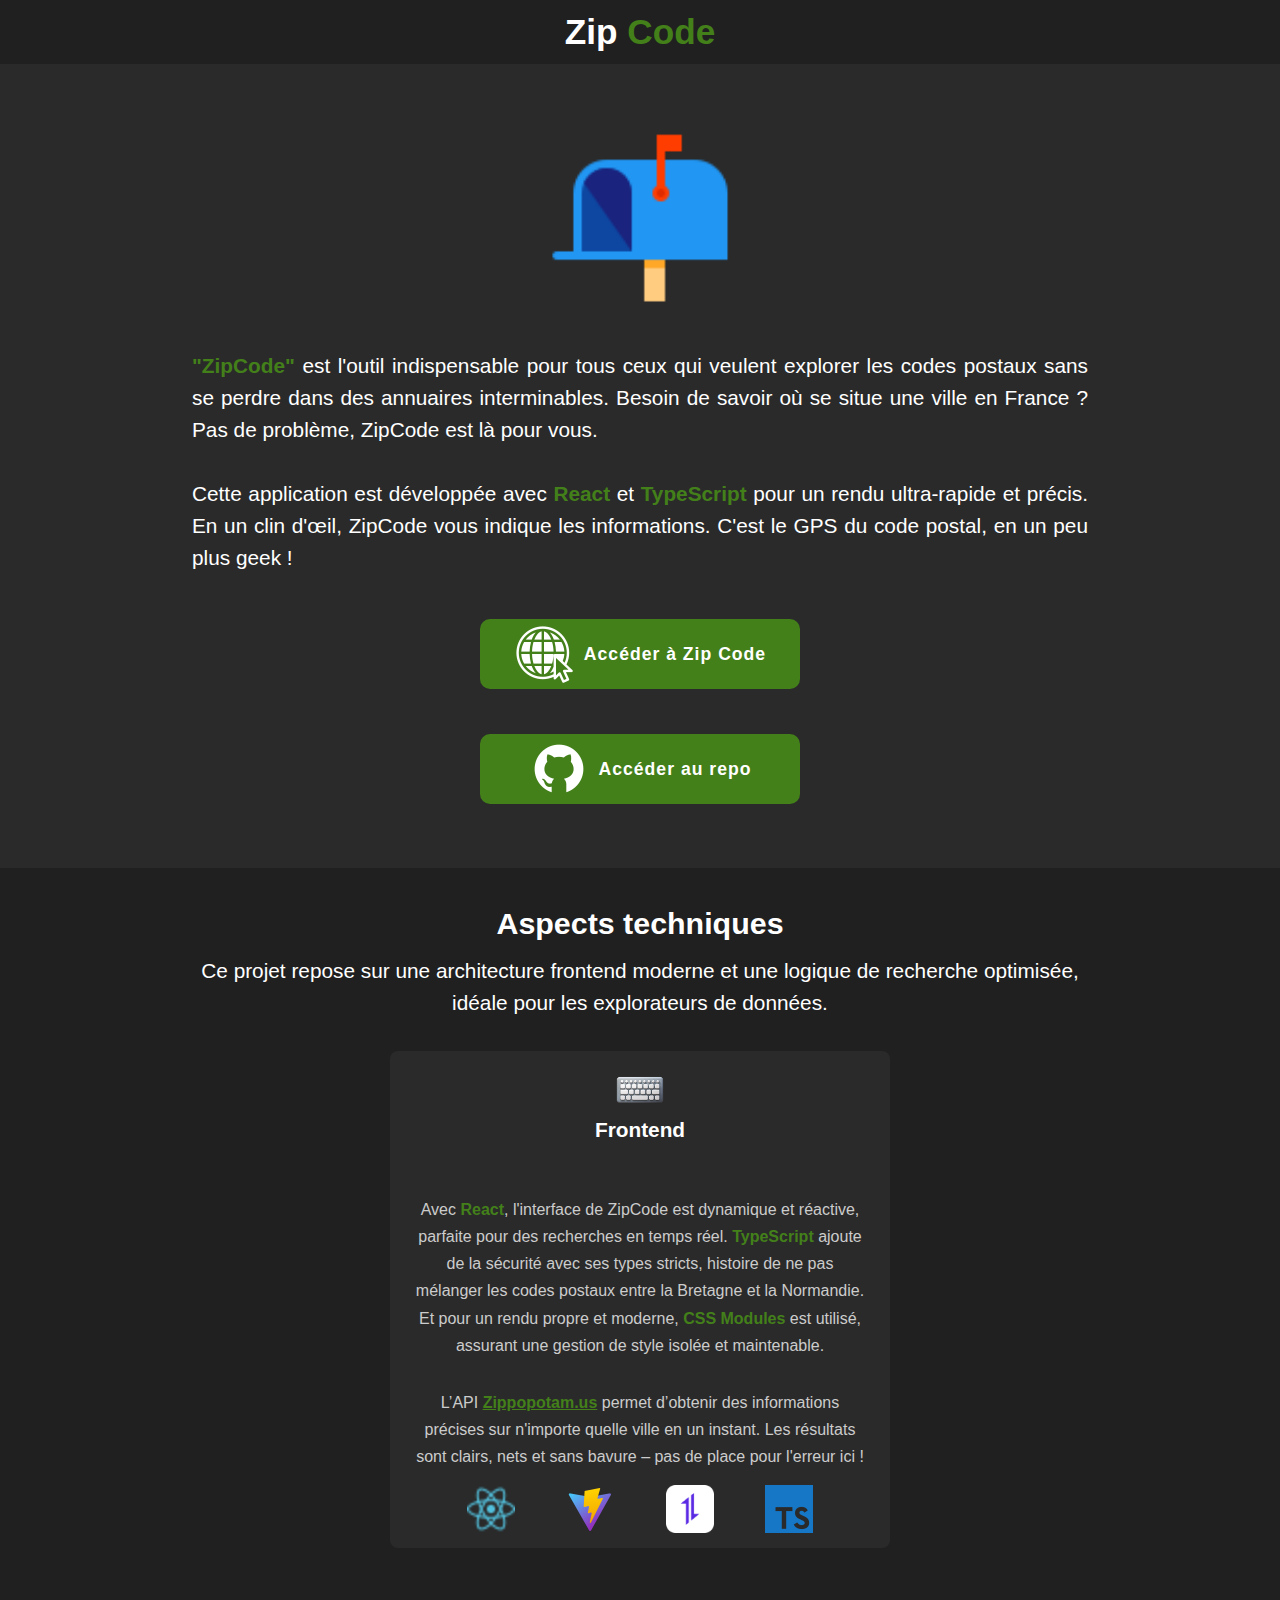
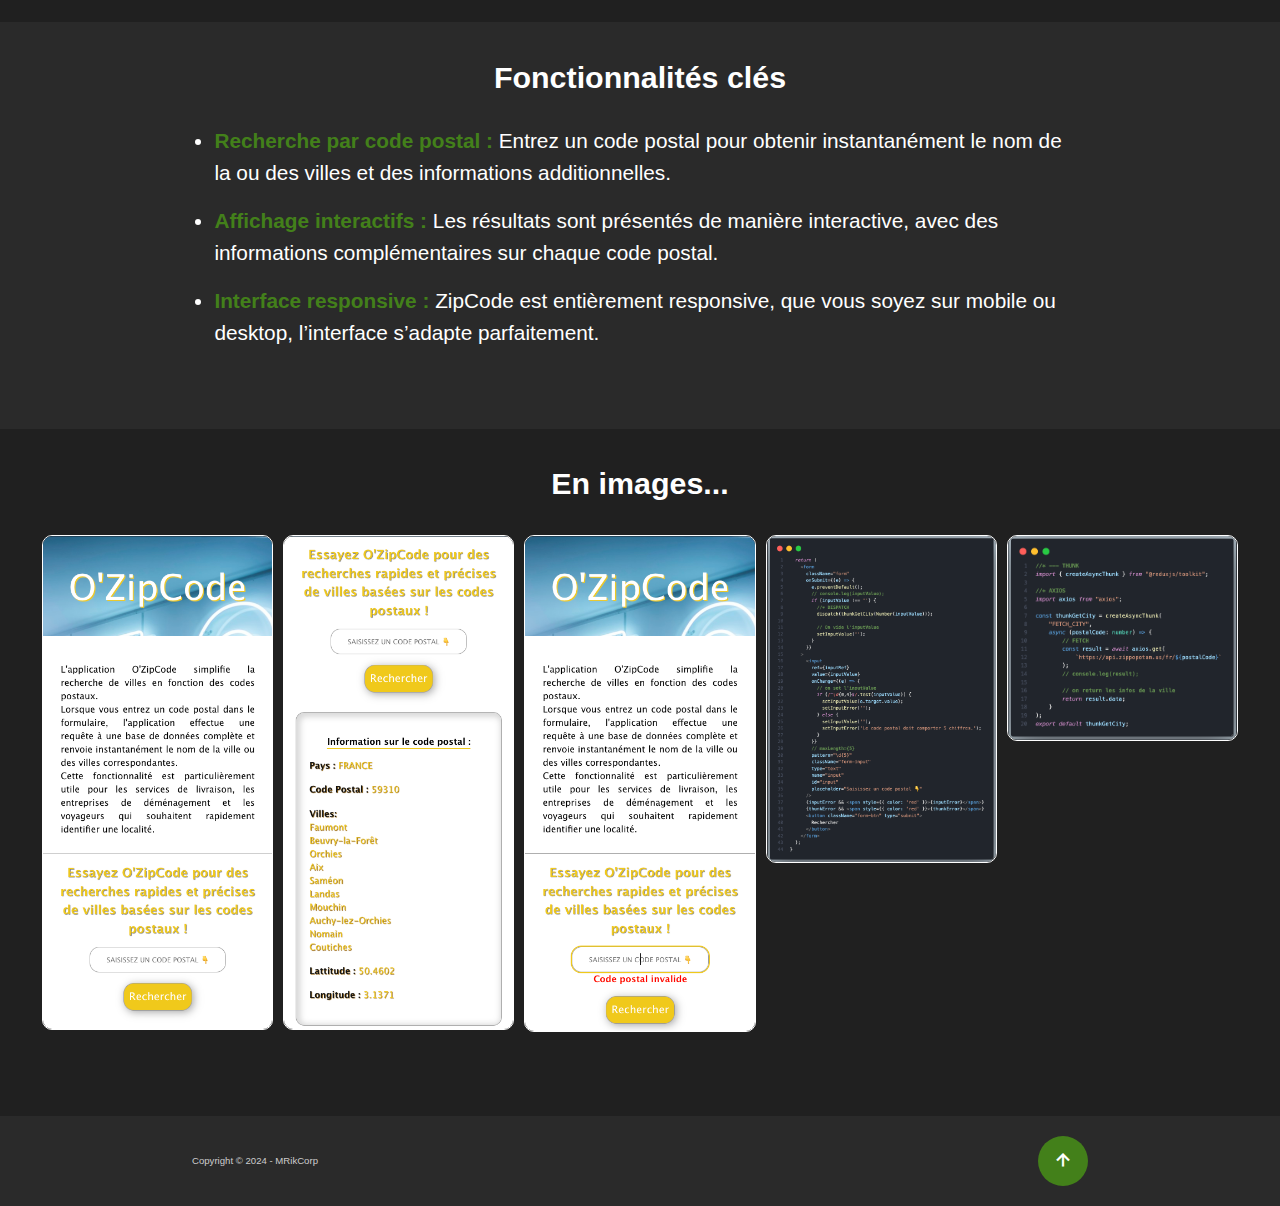
<file: projets/ZipCode/index.html>
<!DOCTYPE html>
<html lang="fr">
    <head>
        <meta charset="UTF-8" />
        <meta name="viewport" content="width=device-width, initial-scale=1.0" />
        <title>ZipCode - Recherche de Codes Postaux</title>
        <link
            href="https://unpkg.com/boxicons@2.1.4/css/boxicons.min.css"
            rel="stylesheet"
        />
        <link rel="stylesheet" href="./style.css" />
        <link rel="icon" type="image/png" href="./ico/favicon.ico" />
    </head>
    <body>
        <h1>Zip <span>Code</span></h1>

        <!-- Section d'introduction -->
        <section class="projet-home_section" id="home">
            <img
                src="./img/mailbox.png"
                alt="logo ZipCode"
                class="projet-home_logo"
            />
            <p>
                <strong>"ZipCode"</strong> est l'outil indispensable pour tous
                ceux qui veulent explorer les codes postaux sans se perdre dans
                des annuaires interminables. Besoin de savoir où se situe une
                ville en France ? Pas de problème, ZipCode est là pour vous.
            </p>
            <br />
            <p>
                Cette application est développée avec <strong>React</strong> et
                <strong>TypeScript</strong> pour un rendu ultra-rapide et
                précis. En un clin d'œil, ZipCode vous indique les informations.
                C'est le GPS du code postal, en un peu plus geek !
            </p>
            <div id="projet-file">
                <a
                    href="https://mrik-zipcode.vercel.app/"
                    target="_blank"
                    class="btn"
                >
                    <img
                        class="icon"
                        src="../../ico/internet-50.png"
                        alt="logo accéder"
                    />
                    Accéder à Zip Code</a
                >
            </div>
            <div id="projet-file">
                <a
                    href="https://github.com/AymericMartinache/ZipCode.git"
                    target="_blank"
                    class="btn"
                >
                    <img
                        class="icon"
                        src="../../ico/github-60.png"
                        alt="logo GitHub"
                    />
                    Accéder au repo</a
                >
            </div>
        </section>

        <!-- Aspects techniques -->
        <section class="projet-tech_section">
            <h2>Aspects techniques</h2>
            <p>
                Ce projet repose sur une architecture frontend moderne et une
                logique de recherche optimisée, idéale pour les explorateurs de
                données.
            </p>
            <div class="service-content">
                <div class="box">
                    <div class="s-icons">
                        <img
                            class="bx-icon"
                            src="../../ico/clavier-94.png"
                            alt="Icone Clavier"
                        />
                        <h3>Frontend</h3>
                    </div>
                    <p>
                        Avec <strong>React</strong>, l'interface de ZipCode est
                        dynamique et réactive, parfaite pour des recherches en
                        temps réel. <strong>TypeScript</strong> ajoute de la
                        sécurité avec ses types stricts, histoire de ne pas
                        mélanger les codes postaux entre la Bretagne et la
                        Normandie. Et pour un rendu propre et moderne,
                        <strong>CSS Modules</strong> est utilisé, assurant une
                        gestion de style isolée et maintenable.
                    </p>
                    <p>
                        L’API
                        <strong
                            ><a
                                id="api"
                                href="https://api.zippopotam.us"
                                target="_blank"
                                >Zippopotam.us</a
                            ></strong
                        >
                        permet d’obtenir des informations précises sur n'importe
                        quelle ville en un instant. Les résultats sont clairs,
                        nets et sans bavure – pas de place pour l'erreur ici !
                    </p>
                    <div class="icones-list">
                        <img
                            src="../../ico/react-24.png"
                            alt="icone React"
                            class="icone-item"
                        />
                        <img
                            src="../../ico/vite-48.png"
                            alt="icone TypeScript"
                            class="icone-item"
                        />
                        <img
                            src="../../ico/axios-icone.png"
                            alt="icone CSS Modules"
                            class="icone-item"
                        />
                        <img
                            src="../../ico/typescript-48.png"
                            alt="icone CSS Modules"
                            class="icone-item"
                        />
                    </div>
                </div>
            </div>
        </section>

        <!-- Fonctionnalités clés -->
        <section class="projet-fonctionnalites_section">
            <h2>Fonctionnalités clés</h2>
            <ul>
                <li>
                    <strong>Recherche par code postal : </strong> Entrez un code
                    postal pour obtenir instantanément le nom de la ou des
                    villes et des informations additionnelles.
                </li>
                <li>
                    <strong>Affichage interactifs : </strong> Les résultats sont
                    présentés de manière interactive, avec des informations
                    complémentaires sur chaque code postal.
                </li>
                <li>
                    <strong>Interface responsive : </strong> ZipCode est
                    entièrement responsive, que vous soyez sur mobile ou
                    desktop, l’interface s’adapte parfaitement.
                </li>
            </ul>
        </section>

        <!-- Gallery -->
        <section class="projet-gallery_section">
            <h2>En images...</h2>
            <div class="gallery">
                <img
                    src="./img/img1.png"
                    alt="Image ZipCode 1"
                    class="gallery-item"
                />
                <img
                    src="./img/img2.png"
                    alt="Image ZipCode 2"
                    class="gallery-item"
                />
                <img
                    src="./img/img3.png"
                    alt="Image ZipCode 3"
                    class="gallery-item"
                />
                <img
                    src="./img/img4.png"
                    alt="Image ZipCode 3"
                    class="gallery-item"
                />
                <img
                    src="./img/img5.png"
                    alt="Image ZipCode 3"
                    class="gallery-item"
                />
            </div>

            <div id="lightbox" class="lightbox">
                <span class="close">&times;</span>
                <img class="lightbox-content" id="lightboxImage" />
            </div>
        </section>

        <!-- Footer -->
        <section class="footer">
            <div class="footer-text">
                <p>Copyright © 2024 - MRikCorp</p>
            </div>
            <div class="top">
                <button onclick="scrollToTop()">
                    <i class="bx bx-up-arrow-alt"></i>
                </button>
            </div>
        </section>

        <script src="./script.js"></script>
    </body>
</html>
</file>
<file: projets/Github_search/style.css>
* {
    box-sizing: border-box;
    margin: 0;
    padding: 0;
    font-family: 'Poppins', sans-serif;
    text-decoration: none;
    list-style: disc;
    scroll-behavior: smooth;
}

/* variables colors */
:root {
    --bg-color: #2a2a2a;
    --second-bg-color: #202020;
    --text-color: #fff;
    --second-color: #ccc;
    --main-color: #43801a;
    --big-font: 4rem;
    --h2-font: 3rem;
    --p-font: 1.1rem;
}

::selection {
    background-color: var(--main-color);
    color: var(--text-color);
}

body {
    background: var(--bg-color);
    color: var(--text-color);
    font-size: 62.5%;
    line-height: 2rem;
}

section {
    padding: 1.4rem 1.4rem 4rem 1.4rem;
}

h1 {
    width: 100vw;
    text-align: center;
    font-size: 2.2rem;
    padding: 1rem;
    background-color: var(--second-bg-color);
    position: fixed;
    top: 0;
    left: 0;
    z-index: 1000;
}

h1 span,
strong {
    color: var(--main-color);
}

/* HOME */
.projet-home_section {
    margin-top: 4rem;
}

.projet-home_logo {
    display: block;
    width: 600px;
    margin: 2rem auto;
}

#api {
    color: var(--main-color);
    text-decoration: underline;
}

h2 {
    text-align: center;
    font-size: 1.9rem;
    padding: 1rem;
}

p {
    font-size: 1.3rem;
    text-align: justify;
    max-width: 70vw;
    margin: 0 auto;
}
#projet-file {
    display: flex;
    justify-content: center;
    margin-top: 45px;
}

#projet-file a {
    display: flex;
    align-items: center;
    justify-content: center;
}

#projet-file .icon {
    width: 60px;
    margin-right: 10px;
}

.btn {
    display: inline-flex;
    width: 320px;
    padding: 5px;
    background: var(--main-color);
    border-radius: 10px;
    color: var(--text-color);
    font-size: 1.1rem;
    letter-spacing: 1px;
    font-weight: 600;
    transition: all 0.45s ease;
}

.btn:hover {
    transform: scale(1.1);
}

/* TECHNOS */
.projet-tech_section {
    background-color: var(--second-bg-color);
    padding-bottom: 4rem;
}

.projet-tech_section p {
    text-align: center;
}
.service-content {
    display: flex;
    justify-content: center;
    gap: 3rem;
    max-width: 80vw;
    margin: 2rem auto 10px auto;
}
.box {
    width: 500px;
    height: auto;
    background: var(--bg-color);
    padding: 15px 25px;
    border-radius: 8px;
    transition: all 0.45s ease;
    display: flex;
    flex-direction: column;
    justify-content: space-around;
}

.box:hover {
    transform: translateY(-20px);
    transition: all 1s;
    box-shadow: var(--main-color) 0px 8px 28px, var(--main-color) 0px 12px 40px;
}
.service-content li {
    margin: 10px 0;
    font-weight: 100;
}

.s-icons {
    width: 100%;
    margin-bottom: 20px;
    font-size: 32px;
}

.bx-icon {
    width: 3rem;
    display: block;
    margin: 0 auto;
}

.icones-list {
    display: flex;
    justify-content: space-evenly;
    width: 100%;
}

.icone-item {
    width: 3rem;
}
.icone-item-next {
    width: 3rem;
    border-radius: 50%;
}

.box h3 {
    font-size: 1.3rem;
    font-weight: 600;
    color: var(--text-color);
    margin-bottom: 15px;
}

.box h3,
.box h4 {
    text-align: center;
}

.box p {
    color: var(--second-color);
    font-size: 1rem;
    line-height: 1.7;
    margin: 15px 0;
}

/* FONCTIONNALITES */
.projet-fonctionnalites_section {
    font-size: 1.3rem;
    max-width: 70vw;
    margin: 0 auto;
}
.projet-fonctionnalites_section li {
    margin: 1rem 0;
}

/* GALLERY */
.projet-gallery_section {
    background-color: var(--second-bg-color);
}

.gallery {
    display: grid;
    grid-template-columns: repeat(auto-fit, minmax(150px, 1fr));
    gap: 10px;
    padding: 20px;
    justify-items: center;
}

.gallery-item {
    width: 100%;
    max-width: 300px;
    border-radius: 10px;
    height: auto;
    cursor: pointer;
    transition: transform 0.3s, filter 0.3s;
    border: 1px solid var(--text-color);
}

/* Blur effect on other images when hovering over one */
.gallery-item:hover {
    transform: scale(1.1);
}

/* Blur all items except the one being hovered */
.gallery:hover .gallery-item:not(:hover) {
    filter: blur(5px);
}

.lightbox {
    display: none;
    position: fixed;
    top: 0;
    left: 0;
    width: 100%;
    height: 100%;
    background: rgba(0, 0, 0, 0.8);
    justify-content: center;
    align-items: center;
    z-index: 1000;
}

.lightbox-content {
    max-width: 90%;
    max-height: 90%;
    border-radius: 10px;
}

.close {
    position: absolute;
    width: 30px;
    height: 30px;
    top: 50px;
    right: 100px;
    color: #fff;
    cursor: pointer;
    border: 1px solid #fff;
    border-radius: 50%;
    display: flex;
    align-items: center;
    justify-content: center;
    padding-bottom: 5px;
    font-size: 1.5rem;
}

/* FOOTER */
.footer {
    padding: 20px 15%;
    display: flex;
    flex-wrap: wrap;
    align-items: center;
    justify-content: space-between;
    gap: 2rem;
    background: var(--bg-color);
}

.footer-text p {
    color: var(--second-color);
    font-size: 0.6rem;
}

.top button {
    background-color: var(--main-color); /* Couleur du bouton */
    border: none; /* Supprime la bordure */
    border-radius: 50%; /* Rend le bouton rond */
    width: 50px; /* Taille du bouton (ajuste selon besoin) */
    height: 50px; /* Taille du bouton (ajuste selon besoin) */
    display: flex;
    align-items: center;
    justify-content: center;
    cursor: pointer;
    outline: none; /* Supprime le contour lors du focus */
}

.top button i {
    color: #fff; /* Couleur de l'icône */
    font-size: 24px; /* Taille de l'icône */
}

/* FADE IN */
.hidden {
    opacity: 0;
    transform: translateY(-20px);
    /* Positionne l'élément plus haut pour l'effet */
    transition: opacity 2s ease-out, transform 2s ease-out;
}

.fade-in {
    opacity: 1;
    transform: translateY(0);
}

/* MEDIA QUERIES */
@media (max-width: 768px) {
    .service-content {
        flex-direction: column;
        align-items: center;
    }

    .box {
        width: 100%;
        height: auto;
        padding: 10px;
    }

    h1 {
        font-size: 2rem;
    }

    h2 {
        font-size: 1.8rem;
    }

    p {
        font-size: 1.2rem;
        max-width: 90vw;
    }

    .projet-home_logo {
        width: 300px;
        margin: 2rem auto;
    }

    .btn {
        font-size: 1rem;
    }

    .projet-fonctionnalites_section {
        max-width: 90vw;
    }

    .projet-gallery_section {
        padding-bottom: 02rem;
    }
    .gallery {
        grid-template-columns: repeat(auto-fit, minmax(150px, 1fr));
    }

    .close {
        top: 5px;
        right: 10px;
    }
}
</file>
<file: projets/OPetitsOignons/style.css>
* {
    box-sizing: border-box;
    margin: 0;
    padding: 0;
    font-family: 'Poppins', sans-serif;
    text-decoration: none;
    list-style: disc;
    scroll-behavior: smooth;
}

/* variables colors */
:root {
    --bg-color: #2a2a2a;
    --second-bg-color: #202020;
    --text-color: #fff;
    --second-color: #ccc;
    --main-color: #43801a;
    --big-font: 4rem;
    --h2-font: 3rem;
    --p-font: 1.1rem;
}

::selection {
    background-color: var(--main-color);
    color: var(--text-color);
}

body {
    background: var(--bg-color);
    color: var(--text-color);
    font-size: 62.5%;
    line-height: 2rem;
}

section {
    padding: 1.4rem 1.4rem 4rem 1.4rem;
}

h1 {
    width: 100vw;
    text-align: center;
    font-size: 2.2rem;
    padding: 1rem;
    background-color: var(--second-bg-color);
    position: fixed;
    top: 0;
    left: 0;
    z-index: 1000;
}

h1 span,
strong {
    color: var(--main-color);
}

/* HOME */
.projet-home_section {
    margin-top: 2rem;
}

.projet-home_logo {
    display: block;
    width: 150px;
    margin: 2rem auto;
    border-radius: 50%;
}

h2 {
    text-align: center;
    font-size: 1.9rem;
    padding: 1rem;
}

p {
    font-size: 1.3rem;
    text-align: justify;
    max-width: 70vw;
    margin: 0 auto;
}

/* CONTEXTE */
#projet-file {
    display: flex;
    justify-content: center;
    margin-top: 45px;
}

#projet-file a {
    display: flex;
    align-items: center;
}

#projet-file img {
    margin-right: 20px;
}

#projet-file .bx-icon {
    width: 30px;
}

.btn {
    display: inline-flex;
    padding: 12px 28px;
    background: var(--main-color);
    border-radius: 10px;
    color: var(--text-color);
    font-size: 1rem;
    letter-spacing: 1px;
    font-weight: 600;
    transition: all 0.45s ease;
}

.btn:hover {
    transform: scale(1.1);
}

/* TECHNOS */
.projet-tech_section {
    background-color: var(--second-bg-color);
    padding-bottom: 4rem;
}

.projet-tech_section p {
    text-align: center;
}
.service-content {
    display: flex;
    justify-content: center;
    gap: 3rem;
    max-width: 80vw;
    margin: 2rem auto 10px auto;
}
.box {
    width: 400px;
    height: 500px;
    background: var(--bg-color);
    padding: 15px 25px;
    border-radius: 8px;
    transition: all 0.45s ease;
    display: flex;
    flex-direction: column;
    justify-content: space-around;
}

.box:hover {
    transform: translateY(-20px);
    transition: all 1s;
    box-shadow: var(--main-color) 0px 8px 28px, var(--main-color) 0px 12px 40px;
}
.service-content li {
    margin: 10px 0;
    font-weight: 100;
}

.s-icons {
    width: 100%;
    margin-bottom: 20px;
    font-size: 32px;
}

.bx-icon {
    width: 3rem;
    display: block;
    margin: 0 auto;
}

.icones-list {
    display: flex;
    justify-content: space-evenly;
    width: 100%;
}

.icone-item {
    width: 3rem;
}

.box h3 {
    font-size: 1.3rem;
    font-weight: 600;
    color: var(--text-color);
    margin-bottom: 15px;
}

.box h3,
.box h4 {
    text-align: center;
}

.box p {
    color: var(--second-color);
    font-size: 1rem;
    line-height: 1.7;
    margin: 15px 0;
}

/* FONCTIONNALITES */
.projet-fonctionnalites_section {
    font-size: 1.3rem;
    max-width: 70vw;
    margin: 0 auto;
}
.projet-fonctionnalites_section li {
    margin: 1rem 0;
}

/* SECURITE */
.projet-securite_section {
    background-color: var(--second-bg-color);
}

/* GALLERY */
.gallery {
    display: grid;
    grid-template-columns: repeat(auto-fit, minmax(150px, 1fr));
    gap: 10px;
    padding: 20px;
    justify-items: center;
}

.gallery-item {
    width: 100%;
    max-width: 300px;
    border-radius: 10px;
    height: auto;
    cursor: pointer;
    transition: transform 0.3s, filter 0.3s;
}

/* Blur effect on other images when hovering over one */
.gallery-item:hover {
    transform: scale(1.1);
}

/* Blur all items except the one being hovered */
.gallery:hover .gallery-item:not(:hover) {
    filter: blur(5px);
}
.lightbox {
    display: none;
    position: fixed;
    top: 0;
    left: 0;
    width: 100%;
    height: 100%;
    background: rgba(0, 0, 0, 0.8);
    justify-content: center;
    align-items: center;
    z-index: 1000;
}

.lightbox-content {
    max-width: 90%;
    max-height: 90%;
    border-radius: 10px;
}

.close {
    position: absolute;
    width: 30px;
    height: 30px;
    top: 50px;
    right: 100px;
    color: #fff;
    cursor: pointer;
    border: 1px solid #fff;
    border-radius: 50%;
    display: flex;
    align-items: center;
    justify-content: center;
    padding-bottom: 5px;
    font-size: 1.5rem;
}

/* FOOTER */
.footer {
    padding: 20px 15%;
    display: flex;
    flex-wrap: wrap;
    align-items: center;
    justify-content: space-between;
    gap: 2rem;
    background: var(--second-bg-color);
}

.footer-text p {
    color: var(--second-color);
    font-size: 0.6rem;
}

.top button {
    background-color: var(--main-color); /* Couleur du bouton */
    border: none; /* Supprime la bordure */
    border-radius: 50%; /* Rend le bouton rond */
    width: 50px; /* Taille du bouton (ajuste selon besoin) */
    height: 50px; /* Taille du bouton (ajuste selon besoin) */
    display: flex;
    align-items: center;
    justify-content: center;
    cursor: pointer;
    outline: none; /* Supprime le contour lors du focus */
}

.top button i {
    color: #fff; /* Couleur de l'icône */
    font-size: 24px; /* Taille de l'icône */
}

/* FADE IN */
.hidden {
    opacity: 0;
    transform: translateY(-20px);
    /* Positionne l'élément plus haut pour l'effet */
    transition: opacity 2s ease-out, transform 2s ease-out;
}

.fade-in {
    opacity: 1;
    transform: translateY(0);
}

/* MEDIA QUERIES */
@media (max-width: 768px) {
    .service-content {
        flex-direction: column;
        align-items: center;
    }

    .box {
        width: 100%;
        height: auto;
        padding: 10px;
    }

    h1 {
        font-size: 2rem;
    }

    h2 {
        font-size: 1.8rem;
    }

    p {
        font-size: 1.2rem;
        max-width: 90vw;
    }

    .projet-fonctionnalites_section {
        max-width: 90vw;
    }

    .projet-gallery_section {
        padding-bottom: 02rem;
    }
    .gallery {
        grid-template-columns: repeat(auto-fit, minmax(150px, 1fr));
    }

    .close {
        top: 5px;
        right: 10px;
    }
}
</file>
<file: projets/Pokedex/style.css>
* {
    box-sizing: border-box;
    margin: 0;
    padding: 0;
    font-family: 'Poppins', sans-serif;
    text-decoration: none;
    list-style: disc;
    scroll-behavior: smooth;
}

/* variables colors */
:root {
    --bg-color: #2a2a2a;
    --second-bg-color: #202020;
    --text-color: #fff;
    --second-color: #ccc;
    --main-color: #43801a;
    --big-font: 4rem;
    --h2-font: 3rem;
    --p-font: 1.1rem;
}

::selection {
    background-color: var(--main-color);
    color: var(--text-color);
}

body {
    background: var(--bg-color);
    color: var(--text-color);
    font-size: 62.5%;
    line-height: 2rem;
}

section {
    padding: 1.4rem 1.4rem 4rem 1.4rem;
}

h1 {
    width: 100vw;
    text-align: center;
    font-size: 2.2rem;
    padding: 1rem;
    background-color: var(--second-bg-color);
    position: fixed;
    top: 0;
    left: 0;
    z-index: 1000;
}

h1 span,
strong {
    color: var(--main-color);
}

/* HOME */
.projet-home_section {
    margin-top: 4rem;
}

.projet-home_logo {
    display: block;
    width: 600px;
    margin: 2rem auto;
    border-radius: 50%;
}

#api {
    color: var(--main-color);
    text-decoration: underline;
}

h2 {
    text-align: center;
    font-size: 1.9rem;
    padding: 1rem;
}

p {
    font-size: 1.3rem;
    text-align: justify;
    max-width: 70vw;
    margin: 0 auto;
}
#projet-file {
    display: flex;
    justify-content: center;
    margin-top: 45px;
}

#projet-file a {
    display: flex;
    align-items: center;
    justify-content: center;
}

#projet-file .icon {
    width: 60px;
    margin-right: 10px;
}

.btn {
    display: inline-flex;
    width: 320px;
    padding: 5px;
    background: var(--main-color);
    border-radius: 10px;
    color: var(--text-color);
    font-size: 1.1rem;
    letter-spacing: 1px;
    font-weight: 600;
    transition: all 0.45s ease;
}

.btn:hover {
    transform: scale(1.1);
}

/* TECHNOS */
.projet-tech_section {
    background-color: var(--second-bg-color);
    padding-bottom: 4rem;
}

.projet-tech_section p {
    text-align: center;
}
.service-content {
    display: flex;
    justify-content: center;
    gap: 3rem;
    max-width: 80vw;
    margin: 2rem auto 10px auto;
}
.box {
    width: 500px;
    height: auto;
    background: var(--bg-color);
    padding: 15px 25px;
    border-radius: 8px;
    transition: all 0.45s ease;
    display: flex;
    flex-direction: column;
    justify-content: space-around;
}

.box:hover {
    transform: translateY(-20px);
    transition: all 1s;
    box-shadow: var(--main-color) 0px 8px 28px, var(--main-color) 0px 12px 40px;
}
.service-content li {
    margin: 10px 0;
    font-weight: 100;
}

.s-icons {
    width: 100%;
    margin-bottom: 20px;
    font-size: 32px;
}

.bx-icon {
    width: 3rem;
    display: block;
    margin: 0 auto;
}

.icones-list {
    display: flex;
    justify-content: space-evenly;
    width: 100%;
}

.icone-item {
    width: 3rem;
}
.icone-item-next {
    width: 3rem;
    border-radius: 50%;
}

.box h3 {
    font-size: 1.3rem;
    font-weight: 600;
    color: var(--text-color);
    margin-bottom: 15px;
}

.box h3,
.box h4 {
    text-align: center;
}

.box p {
    color: var(--second-color);
    font-size: 1rem;
    line-height: 1.7;
    margin: 15px 0;
}

/* FONCTIONNALITES */
.projet-fonctionnalites_section {
    font-size: 1.3rem;
    max-width: 70vw;
    margin: 0 auto;
}
.projet-fonctionnalites_section li {
    margin: 1rem 0;
}

/* GALLERY */
.projet-gallery_section {
    background-color: var(--second-bg-color);
}

.gallery {
    display: grid;
    grid-template-columns: repeat(auto-fit, minmax(150px, 1fr));
    gap: 10px;
    padding: 20px;
    justify-items: center;
}

.gallery-item {
    width: 100%;
    max-width: 300px;
    border-radius: 10px;
    height: auto;
    cursor: pointer;
    transition: transform 0.3s, filter 0.3s;
    border: 1px solid var(--text-color);
}

/* Blur effect on other images when hovering over one */
.gallery-item:hover {
    transform: scale(1.1);
}

/* Blur all items except the one being hovered */
.gallery:hover .gallery-item:not(:hover) {
    filter: blur(5px);
}

.lightbox {
    display: none;
    position: fixed;
    top: 0;
    left: 0;
    width: 100%;
    height: 100%;
    background: rgba(0, 0, 0, 0.8);
    justify-content: center;
    align-items: center;
    z-index: 1000;
}

.lightbox-content {
    max-width: 90%;
    max-height: 90%;
    border-radius: 10px;
}

.close {
    position: absolute;
    width: 30px;
    height: 30px;
    top: 50px;
    right: 100px;
    color: #fff;
    cursor: pointer;
    border: 1px solid #fff;
    border-radius: 50%;
    display: flex;
    align-items: center;
    justify-content: center;
    padding-bottom: 5px;
    font-size: 1.5rem;
}

/* FOOTER */
.footer {
    padding: 20px 15%;
    display: flex;
    flex-wrap: wrap;
    align-items: center;
    justify-content: space-between;
    gap: 2rem;
    background: var(--bg-color);
}

.footer-text p {
    color: var(--second-color);
    font-size: 0.6rem;
}

.top button {
    background-color: var(--main-color); /* Couleur du bouton */
    border: none; /* Supprime la bordure */
    border-radius: 50%; /* Rend le bouton rond */
    width: 50px; /* Taille du bouton (ajuste selon besoin) */
    height: 50px; /* Taille du bouton (ajuste selon besoin) */
    display: flex;
    align-items: center;
    justify-content: center;
    cursor: pointer;
    outline: none; /* Supprime le contour lors du focus */
}

.top button i {
    color: #fff; /* Couleur de l'icône */
    font-size: 24px; /* Taille de l'icône */
}

/* FADE IN */
.hidden {
    opacity: 0;
    transform: translateY(-20px);
    /* Positionne l'élément plus haut pour l'effet */
    transition: opacity 2s ease-out, transform 2s ease-out;
}

.fade-in {
    opacity: 1;
    transform: translateY(0);
}

/* MEDIA QUERIES */
@media (max-width: 768px) {
    .service-content {
        flex-direction: column;
        align-items: center;
    }

    .box {
        width: 100%;
        height: auto;
        padding: 10px;
    }

    h1 {
        font-size: 2rem;
    }

    h2 {
        font-size: 1.8rem;
    }

    p {
        font-size: 1.2rem;
        max-width: 90vw;
    }

    .projet-home_logo {
        width: 400px;
        margin: 0 auto;
    }

    .btn {
        font-size: 1rem;
    }

    .projet-fonctionnalites_section {
        max-width: 90vw;
    }

    .projet-gallery_section {
        padding-bottom: 02rem;
    }
    .gallery {
        grid-template-columns: repeat(auto-fit, minmax(150px, 1fr));
    }

    .close {
        top: 5px;
        right: 10px;
    }
}
</file>
<file: projets/WidgetMeteo/style.css>
* {
    box-sizing: border-box;
    margin: 0;
    padding: 0;
    font-family: 'Poppins', sans-serif;
    text-decoration: none;
    list-style: disc;
    scroll-behavior: smooth;
}

/* variables colors */
:root {
    --bg-color: #2a2a2a;
    --second-bg-color: #202020;
    --text-color: #fff;
    --second-color: #ccc;
    --main-color: #43801a;
    --big-font: 4rem;
    --h2-font: 3rem;
    --p-font: 1.1rem;
}

::selection {
    background-color: var(--main-color);
    color: var(--text-color);
}

body {
    background: var(--bg-color);
    color: var(--text-color);
    font-size: 62.5%;
    line-height: 2rem;
}

section {
    padding: 1.4rem 1.4rem 4rem 1.4rem;
}

h1 {
    width: 100vw;
    text-align: center;
    font-size: 2.2rem;
    padding: 1rem;
    background-color: var(--second-bg-color);
    position: fixed;
    top: 0;
    left: 0;
    z-index: 1000;
}

h1 span,
strong {
    color: var(--main-color);
}

/* HOME */
.projet-home_section {
    margin-top: 4rem;
}

.projet-home_logo {
    display: block;
    width: 150px;
    margin: 2rem auto;
    border-radius: 50%;
}

h2 {
    text-align: center;
    font-size: 1.9rem;
    padding: 1rem;
}

p {
    font-size: 1.3rem;
    text-align: justify;
    max-width: 70vw;
    margin: 0 auto;
}
#projet-file {
    display: flex;
    justify-content: center;
    margin-top: 45px;
}

#projet-file a {
    display: flex;
    align-items: center;
    justify-content: center;
}

#projet-file .icon {
    width: 60px;
    margin-right: 10px;
}

.btn {
    display: inline-flex;
    width: 320px;
    padding: 5px;
    background: var(--main-color);
    border-radius: 10px;
    color: var(--text-color);
    font-size: 1.1rem;
    letter-spacing: 1px;
    font-weight: 600;
    transition: all 0.45s ease;
}

.btn:hover {
    transform: scale(1.1);
}

/* TECHNOS */
.projet-tech_section {
    background-color: var(--second-bg-color);
    padding-bottom: 4rem;
}

.projet-tech_section p {
    text-align: center;
}
.service-content {
    display: flex;
    justify-content: center;
    gap: 3rem;
    max-width: 80vw;
    margin: 2rem auto 10px auto;
}
.box {
    width: 400px;
    height: auto;
    background: var(--bg-color);
    padding: 15px 25px;
    border-radius: 8px;
    transition: all 0.45s ease;
    display: flex;
    flex-direction: column;
    justify-content: space-around;
}

.box:hover {
    transform: translateY(-20px);
    transition: all 1s;
    box-shadow: var(--main-color) 0px 8px 28px, var(--main-color) 0px 12px 40px;
}
.service-content li {
    margin: 10px 0;
    font-weight: 100;
}

.s-icons {
    width: 100%;
    margin-bottom: 20px;
    font-size: 32px;
}

.bx-icon {
    width: 3rem;
    display: block;
    margin: 0 auto;
}

.icones-list {
    display: flex;
    justify-content: space-evenly;
    width: 100%;
}

.icone-item {
    width: 3rem;
}

.box h3 {
    font-size: 1.3rem;
    font-weight: 600;
    color: var(--text-color);
    margin-bottom: 15px;
}

.box h3,
.box h4 {
    text-align: center;
}

.box p {
    color: var(--second-color);
    font-size: 1rem;
    line-height: 1.7;
    margin: 15px 0;
}

/* FONCTIONNALITES */
.projet-fonctionnalites_section {
    font-size: 1.3rem;
    max-width: 70vw;
    margin: 0 auto;
}
.projet-fonctionnalites_section li {
    margin: 1rem 0;
}

/* GALLERY */
.projet-gallery_section {
    background-color: var(--second-bg-color);
}

.gallery {
    display: grid;
    grid-template-columns: repeat(auto-fit, minmax(150px, 1fr));
    gap: 10px;
    padding: 20px;
    justify-items: center;
}

.gallery-item {
    width: 100%;
    max-width: 300px;
    border-radius: 10px;
    height: auto;
    cursor: pointer;
    transition: transform 0.3s, filter 0.3s;
}

/* Blur effect on other images when hovering over one */
.gallery-item:hover {
    transform: scale(1.1);
}

/* Blur all items except the one being hovered */
.gallery:hover .gallery-item:not(:hover) {
    filter: blur(5px);
}

.lightbox {
    display: none;
    position: fixed;
    top: 0;
    left: 0;
    width: 100%;
    height: 100%;
    background: rgba(0, 0, 0, 0.8);
    justify-content: center;
    align-items: center;
    z-index: 1000;
}

.lightbox-content {
    max-width: 90%;
    max-height: 90%;
    border-radius: 10px;
}

.close {
    position: absolute;
    width: 30px;
    height: 30px;
    top: 50px;
    right: 100px;
    color: #fff;
    cursor: pointer;
    border: 1px solid #fff;
    border-radius: 50%;
    display: flex;
    align-items: center;
    justify-content: center;
    padding-bottom: 5px;
    font-size: 1.5rem;
}

/* FOOTER */
.footer {
    padding: 20px 15%;
    display: flex;
    flex-wrap: wrap;
    align-items: center;
    justify-content: space-between;
    gap: 2rem;
    background: var(--bg-color);
}

.footer-text p {
    color: var(--second-color);
    font-size: 0.6rem;
}

.top button {
    background-color: var(--main-color); /* Couleur du bouton */
    border: none; /* Supprime la bordure */
    border-radius: 50%; /* Rend le bouton rond */
    width: 50px; /* Taille du bouton (ajuste selon besoin) */
    height: 50px; /* Taille du bouton (ajuste selon besoin) */
    display: flex;
    align-items: center;
    justify-content: center;
    cursor: pointer;
    outline: none; /* Supprime le contour lors du focus */
}

.top button i {
    color: #fff; /* Couleur de l'icône */
    font-size: 24px; /* Taille de l'icône */
}

/* FADE IN */
.hidden {
    opacity: 0;
    transform: translateY(-20px);
    /* Positionne l'élément plus haut pour l'effet */
    transition: opacity 2s ease-out, transform 2s ease-out;
}

.fade-in {
    opacity: 1;
    transform: translateY(0);
}

/* MEDIA QUERIES */
@media (max-width: 768px) {
    .service-content {
        flex-direction: column;
        align-items: center;
    }

    .box {
        width: 100%;
        height: auto;
        padding: 10px;
    }

    h1 {
        font-size: 2rem;
    }

    h2 {
        font-size: 1.8rem;
    }

    p {
        font-size: 1.2rem;
        max-width: 90vw;
    }

    .btn {
        font-size: 1rem;
    }

    .projet-fonctionnalites_section {
        max-width: 90vw;
    }

    .projet-gallery_section {
        padding-bottom: 02rem;
    }
    .gallery {
        grid-template-columns: repeat(auto-fit, minmax(150px, 1fr));
    }

    .close {
        top: 5px;
        right: 10px;
    }
}
</file>
<file: projets/ZipCode/style.css>
* {
    box-sizing: border-box;
    margin: 0;
    padding: 0;
    font-family: 'Poppins', sans-serif;
    text-decoration: none;
    list-style: disc;
    scroll-behavior: smooth;
}

/* variables colors */
:root {
    --bg-color: #2a2a2a;
    --second-bg-color: #202020;
    --text-color: #fff;
    --second-color: #ccc;
    --main-color: #43801a;
    --big-font: 4rem;
    --h2-font: 3rem;
    --p-font: 1.1rem;
}

::selection {
    background-color: var(--main-color);
    color: var(--text-color);
}

body {
    background: var(--bg-color);
    color: var(--text-color);
    font-size: 62.5%;
    line-height: 2rem;
}

section {
    padding: 1.4rem 1.4rem 4rem 1.4rem;
}

h1 {
    width: 100vw;
    text-align: center;
    font-size: 2.2rem;
    padding: 1rem;
    background-color: var(--second-bg-color);
    position: fixed;
    top: 0;
    left: 0;
    z-index: 1000;
}

h1 span,
strong {
    color: var(--main-color);
}

/* HOME */
.projet-home_section {
    margin-top: 4rem;
}

.projet-home_logo {
    display: block;
    width: 200px;
    margin: 2rem auto;
    border-radius: 50%;
}

#api {
    color: var(--main-color);
    text-decoration: underline;
}

h2 {
    text-align: center;
    font-size: 1.9rem;
    padding: 1rem;
}

p {
    font-size: 1.3rem;
    text-align: justify;
    max-width: 70vw;
    margin: 0 auto;
}
#projet-file {
    display: flex;
    justify-content: center;
    margin-top: 45px;
}

#projet-file a {
    display: flex;
    align-items: center;
    justify-content: center;
}

#projet-file .icon {
    width: 60px;
    margin-right: 10px;
}

.btn {
    display: inline-flex;
    width: 320px;
    padding: 5px;
    background: var(--main-color);
    border-radius: 10px;
    color: var(--text-color);
    font-size: 1.1rem;
    letter-spacing: 1px;
    font-weight: 600;
    transition: all 0.45s ease;
}

.btn:hover {
    transform: scale(1.1);
}

/* TECHNOS */
.projet-tech_section {
    background-color: var(--second-bg-color);
    padding-bottom: 4rem;
}

.projet-tech_section p {
    text-align: center;
}
.service-content {
    display: flex;
    justify-content: center;
    gap: 3rem;
    max-width: 80vw;
    margin: 2rem auto 10px auto;
}
.box {
    width: 500px;
    height: auto;
    background: var(--bg-color);
    padding: 15px 25px;
    border-radius: 8px;
    transition: all 0.45s ease;
    display: flex;
    flex-direction: column;
    justify-content: space-around;
}

.box:hover {
    transform: translateY(-20px);
    transition: all 1s;
    box-shadow: var(--main-color) 0px 8px 28px, var(--main-color) 0px 12px 40px;
}

#api {
    color: var(--main-color);
    text-decoration: underline;
}

.service-content li {
    margin: 10px 0;
    font-weight: 100;
}

.s-icons {
    width: 100%;
    margin-bottom: 20px;
    font-size: 32px;
}

.bx-icon {
    width: 3rem;
    display: block;
    margin: 0 auto;
}

.icones-list {
    display: flex;
    justify-content: space-evenly;
    width: 100%;
}

.icone-item {
    width: 3rem;
}
.icone-item-next {
    width: 3rem;
    border-radius: 50%;
}

.box h3 {
    font-size: 1.3rem;
    font-weight: 600;
    color: var(--text-color);
    margin-bottom: 15px;
}

.box h3,
.box h4 {
    text-align: center;
}

.box p {
    color: var(--second-color);
    font-size: 1rem;
    line-height: 1.7;
    margin: 15px 0;
}

/* FONCTIONNALITES */
.projet-fonctionnalites_section {
    font-size: 1.3rem;
    max-width: 70vw;
    margin: 0 auto;
}
.projet-fonctionnalites_section li {
    margin: 1rem 0;
}

/* GALLERY */
.projet-gallery_section {
    background-color: var(--second-bg-color);
}

.gallery {
    display: grid;
    grid-template-columns: repeat(auto-fit, minmax(150px, 1fr));
    gap: 10px;
    padding: 20px;
    justify-items: center;
}

.gallery-item {
    width: 100%;
    max-width: 300px;
    border-radius: 10px;
    height: auto;
    cursor: pointer;
    transition: transform 0.3s, filter 0.3s;
    border: 1px solid var(--text-color);
}

/* Blur effect on other images when hovering over one */
.gallery-item:hover {
    transform: scale(1.1);
}

/* Blur all items except the one being hovered */
.gallery:hover .gallery-item:not(:hover) {
    filter: blur(5px);
}

.lightbox {
    display: none;
    position: fixed;
    top: 0;
    left: 0;
    width: 100%;
    height: 100%;
    background: rgba(0, 0, 0, 0.8);
    justify-content: center;
    align-items: center;
    z-index: 1000;
}

.lightbox-content {
    max-width: 90%;
    max-height: 90%;
    border-radius: 10px;
}

.close {
    position: absolute;
    width: 30px;
    height: 30px;
    top: 50px;
    right: 100px;
    color: #fff;
    cursor: pointer;
    border: 1px solid #fff;
    border-radius: 50%;
    display: flex;
    align-items: center;
    justify-content: center;
    padding-bottom: 5px;
    font-size: 1.5rem;
}

/* FOOTER */
.footer {
    padding: 20px 15%;
    display: flex;
    flex-wrap: wrap;
    align-items: center;
    justify-content: space-between;
    gap: 2rem;
    background: var(--bg-color);
}

.footer-text p {
    color: var(--second-color);
    font-size: 0.6rem;
}

.top button {
    background-color: var(--main-color); /* Couleur du bouton */
    border: none; /* Supprime la bordure */
    border-radius: 50%; /* Rend le bouton rond */
    width: 50px; /* Taille du bouton (ajuste selon besoin) */
    height: 50px; /* Taille du bouton (ajuste selon besoin) */
    display: flex;
    align-items: center;
    justify-content: center;
    cursor: pointer;
    outline: none; /* Supprime le contour lors du focus */
}

.top button i {
    color: #fff; /* Couleur de l'icône */
    font-size: 24px; /* Taille de l'icône */
}

/* FADE IN */
.hidden {
    opacity: 0;
    transform: translateY(-20px);
    /* Positionne l'élément plus haut pour l'effet */
    transition: opacity 2s ease-out, transform 2s ease-out;
}

.fade-in {
    opacity: 1;
    transform: translateY(0);
}

/* MEDIA QUERIES */
@media (max-width: 768px) {
    .service-content {
        flex-direction: column;
        align-items: center;
    }

    .box {
        width: 100%;
        height: auto;
        padding: 10px;
    }

    h1 {
        font-size: 2rem;
    }

    h2 {
        font-size: 1.8rem;
    }

    p {
        font-size: 1.2rem;
        max-width: 90vw;
    }

    .btn {
        font-size: 1rem;
    }

    .projet-fonctionnalites_section {
        max-width: 90vw;
    }

    .projet-gallery_section {
        padding-bottom: 02rem;
    }
    .gallery {
        grid-template-columns: repeat(auto-fit, minmax(150px, 1fr));
    }

    .close {
        top: 5px;
        right: 10px;
    }
}
</file>
